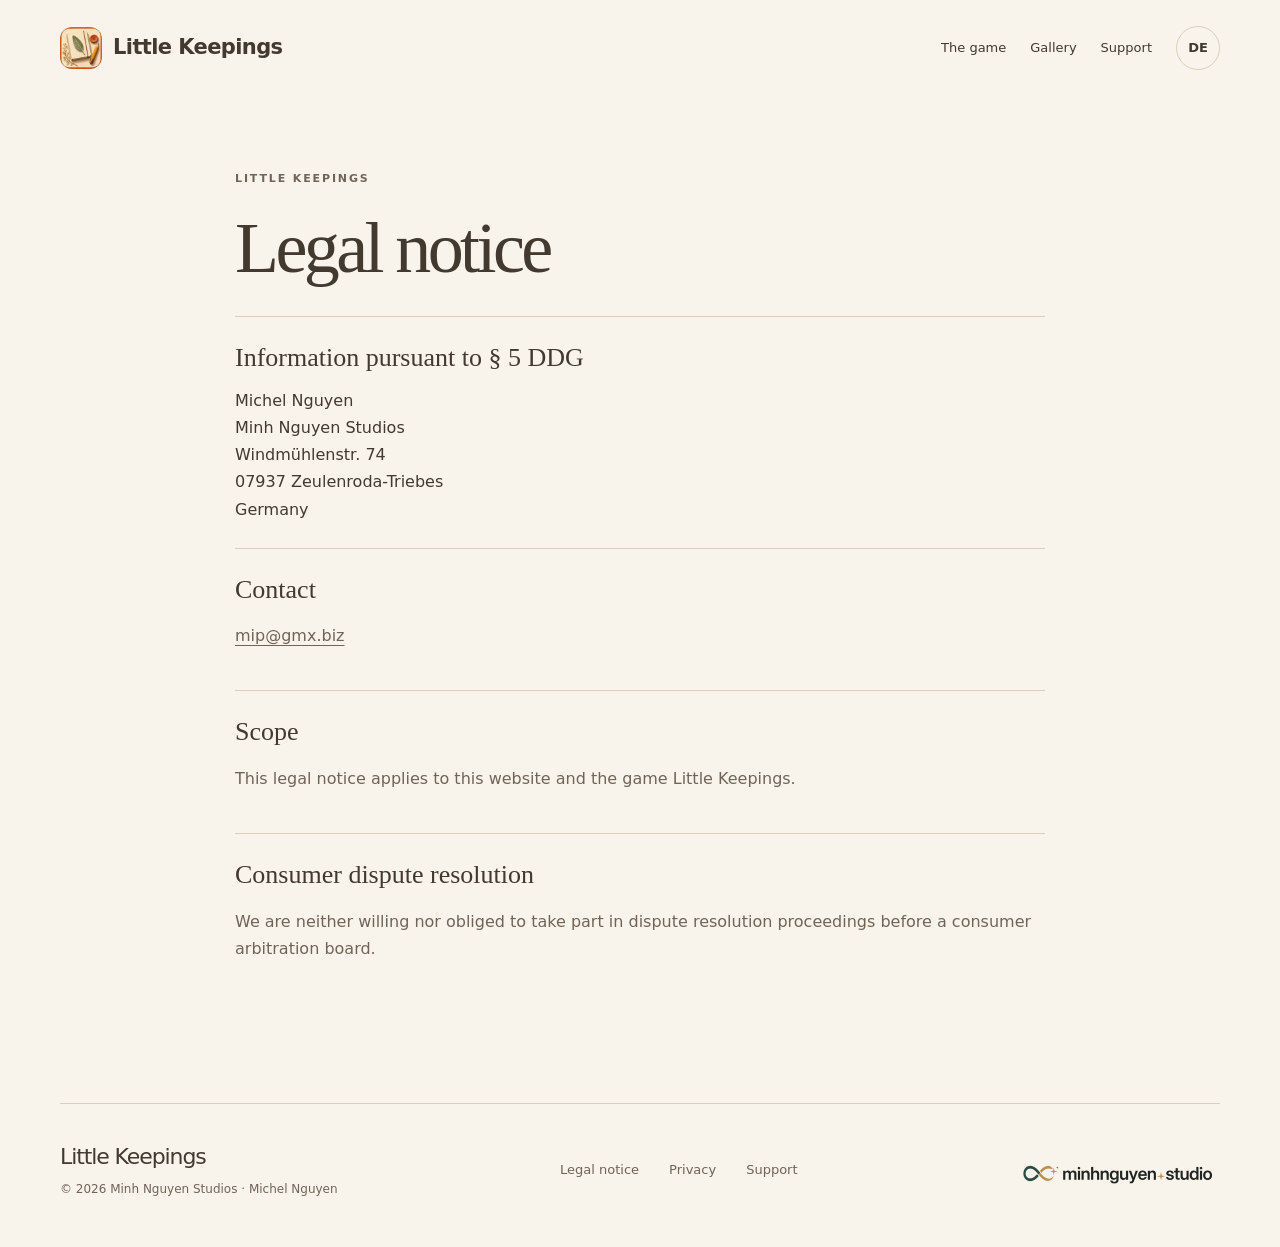
<file: impressum.html>
<!doctype html><html lang="en"><head><meta charset="utf-8"><meta name="viewport" content="width=device-width,initial-scale=1"><title>Legal notice — Little Keepings</title><meta name="description" content="Legal notice for Little Keepings."><meta name="theme-color" content="#f8f4eb"><link rel="canonical" href="https://minh.systems/LittleKeepings/impressum.html"><link rel="alternate" hreflang="en" href="https://minh.systems/LittleKeepings/impressum.html"><link rel="alternate" hreflang="de" href="https://minh.systems/LittleKeepings/de/impressum.html"><link rel="alternate" hreflang="x-default" href="https://minh.systems/LittleKeepings/impressum.html"><meta property="og:url" content="https://minh.systems/LittleKeepings/impressum.html"><meta property="og:type" content="website"><meta property="og:site_name" content="Little Keepings"><meta property="og:locale" content="en_US"><meta property="og:locale:alternate" content="de_DE"><meta property="og:title" content="Legal notice — Little Keepings"><meta property="og:description" content="Legal notice for Little Keepings."><meta property="og:image" content="https://minh.systems/LittleKeepings/img/capsule.webp"><meta property="og:image:alt" content="Little Keepings"><meta name="twitter:card" content="summary_large_image"><link rel="icon" href="favicon.png"><link rel="stylesheet" href="style.css"></head><body><a class="skip" href="#main">Skip to content</a><header class="nav wrap"><a class="brand" href="./"><img src="img/icon.webp" alt="" width="42" height="42"><span>Little Keepings</span></a><nav aria-label="Navigation"><a href="./#spiel">The game</a><a href="./#einblicke">Gallery</a><a href="support.html">Support</a><a class="lang" href="de/impressum.html" hreflang="de" lang="de" aria-label="Auf Deutsch lesen">DE</a></nav></header><main id="main"><div class="legal wrap"><p class="eyebrow">Little Keepings</p><h1>Legal notice</h1><section><h2>Information pursuant to § 5 DDG</h2><address>Michel Nguyen<br>Minh Nguyen Studios<br>Windmühlenstr. 74<br>07937 Zeulenroda-Triebes<br>Germany</address></section><section><h2>Contact</h2><p><a href="mailto:mip@gmx.biz">mip@gmx.biz</a></p></section><section><h2>Scope</h2><p>This legal notice applies to this website and the game Little Keepings.</p></section><section><h2>Consumer dispute resolution</h2><p>We are neither willing nor obliged to take part in dispute resolution proceedings before a consumer arbitration board.</p></section></div></main><footer class="wrap footer"><div><strong>Little Keepings</strong><p>© 2026 Minh Nguyen Studios · Michel Nguyen</p></div><nav aria-label="Footer"><a href="impressum.html">Legal notice</a><a href="privacy.html">Privacy</a><a href="support.html">Support</a></nav><p style="margin:16px 0 4px"><a href="https://minh.systems/MinhNguyenStudios/" aria-label="Minh Nguyen Studios" style="display:inline-block;line-height:0;border-radius:8px;overflow:hidden;opacity:.92"><picture><img src="img/studio-hell.png" width="200" height="47" alt="Minh Nguyen Studios" loading="lazy" style="width:200px;height:auto"></picture></a></p></footer></body></html>
</file>
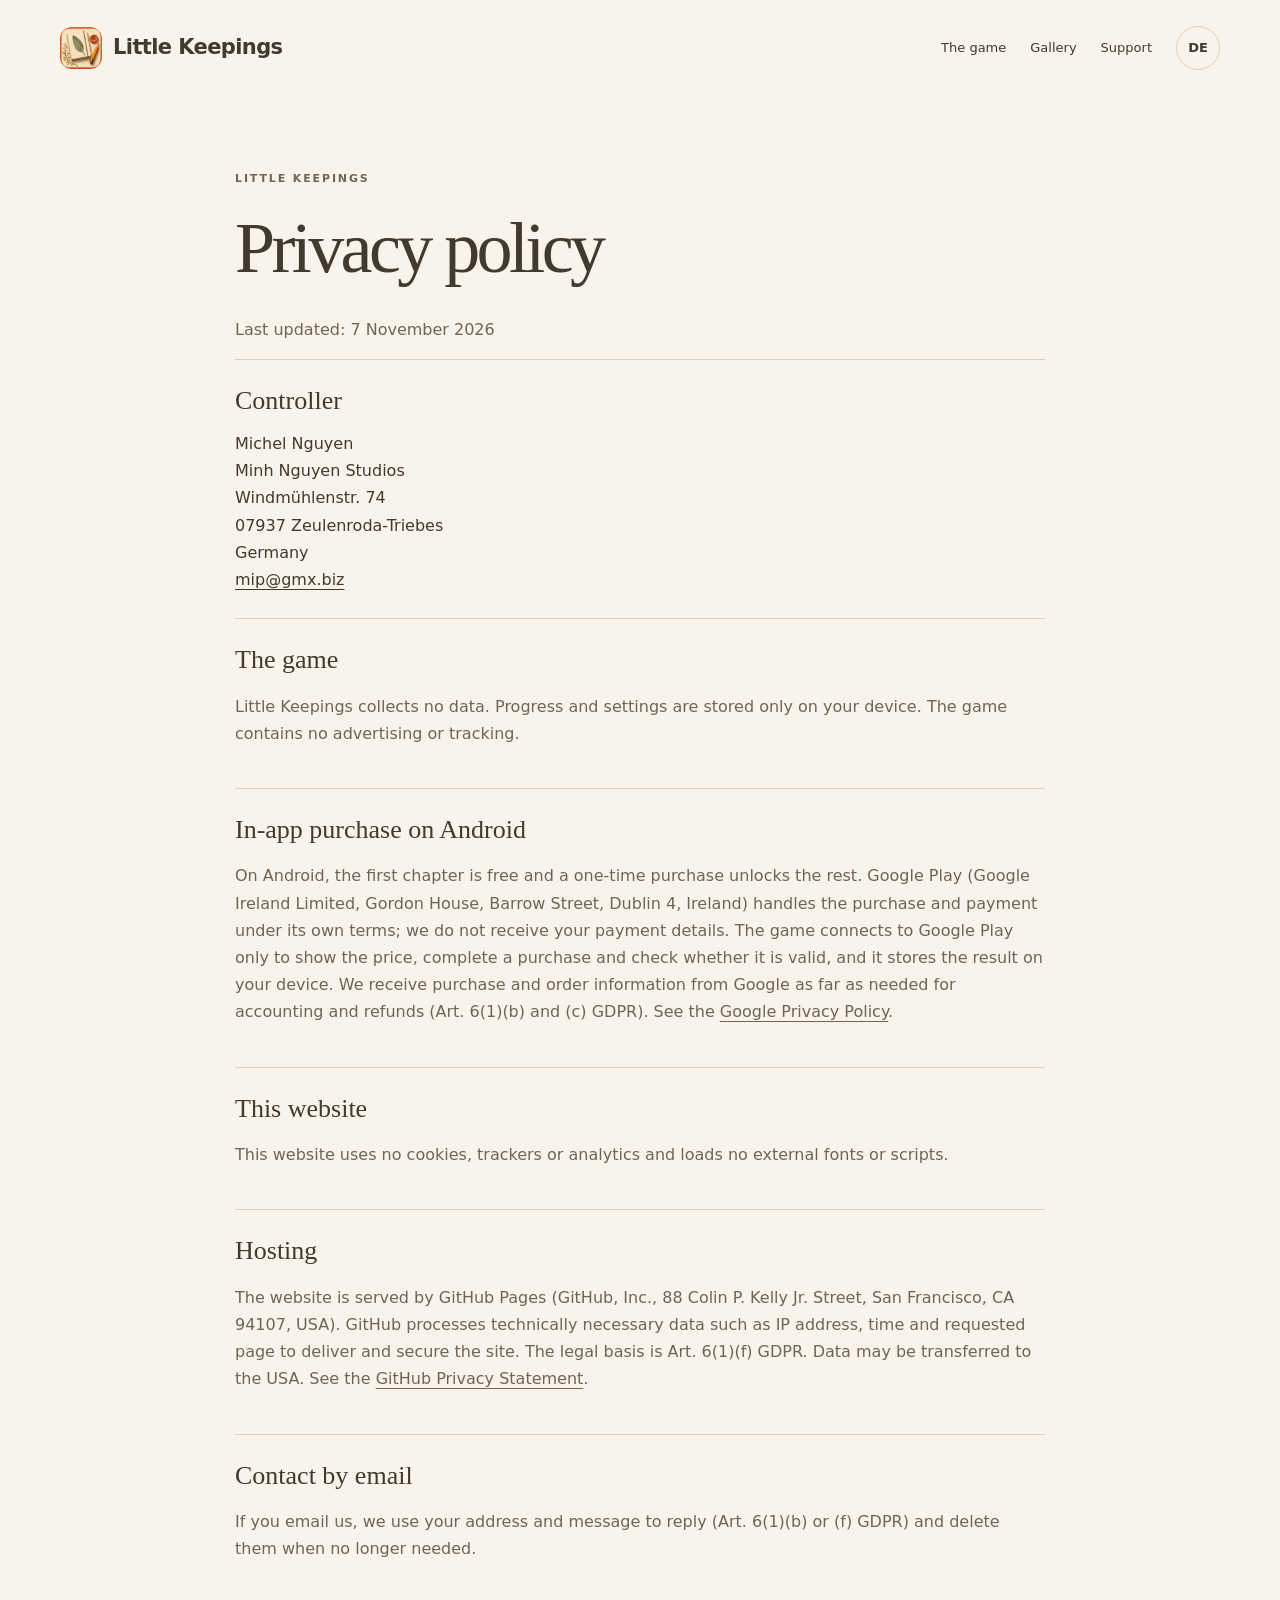
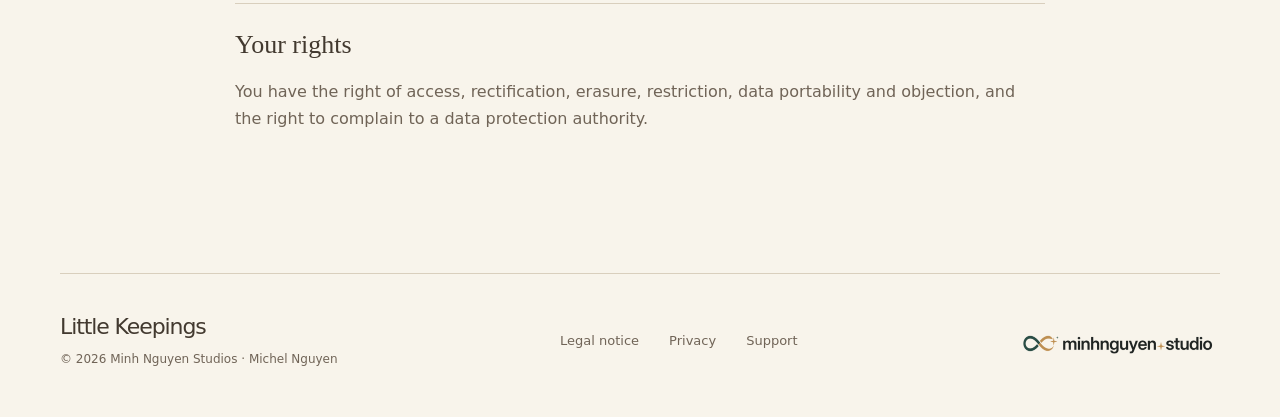
<file: privacy.html>
<!doctype html><html lang="en"><head><meta charset="utf-8"><meta name="viewport" content="width=device-width,initial-scale=1"><title>Privacy policy — Little Keepings</title><meta name="description" content="Privacy policy for Little Keepings and this website."><meta name="theme-color" content="#f8f4eb"><link rel="canonical" href="https://minh.systems/LittleKeepings/privacy.html"><link rel="alternate" hreflang="en" href="https://minh.systems/LittleKeepings/privacy.html"><link rel="alternate" hreflang="de" href="https://minh.systems/LittleKeepings/de/privacy.html"><link rel="alternate" hreflang="x-default" href="https://minh.systems/LittleKeepings/privacy.html"><meta property="og:url" content="https://minh.systems/LittleKeepings/privacy.html"><meta property="og:type" content="website"><meta property="og:site_name" content="Little Keepings"><meta property="og:locale" content="en_US"><meta property="og:locale:alternate" content="de_DE"><meta property="og:title" content="Privacy policy — Little Keepings"><meta property="og:description" content="Privacy policy for Little Keepings and this website."><meta property="og:image" content="https://minh.systems/LittleKeepings/img/capsule.webp"><meta property="og:image:alt" content="Little Keepings"><meta name="twitter:card" content="summary_large_image"><link rel="icon" href="favicon.png"><link rel="stylesheet" href="style.css"></head><body><a class="skip" href="#main">Skip to content</a><header class="nav wrap"><a class="brand" href="./"><img src="img/icon.webp" alt="" width="42" height="42"><span>Little Keepings</span></a><nav aria-label="Navigation"><a href="./#spiel">The game</a><a href="./#einblicke">Gallery</a><a href="support.html">Support</a><a class="lang" href="de/privacy.html" hreflang="de" lang="de" aria-label="Auf Deutsch lesen">DE</a></nav></header><main id="main"><div class="legal wrap"><p class="eyebrow">Little Keepings</p><h1>Privacy policy</h1><p>Last updated: 7 November 2026</p><section><h2>Controller</h2><address>Michel Nguyen<br>Minh Nguyen Studios<br>Windmühlenstr. 74<br>07937 Zeulenroda-Triebes<br>Germany<br><a href="mailto:mip@gmx.biz">mip@gmx.biz</a></address></section><section><h2>The game</h2><p>Little Keepings collects no data. Progress and settings are stored only on your device. The game contains no advertising or tracking.</p></section><section><h2>In-app purchase on Android</h2><p>On Android, the first chapter is free and a one-time purchase unlocks the rest. Google Play (Google Ireland Limited, Gordon House, Barrow Street, Dublin 4, Ireland) handles the purchase and payment under its own terms; we do not receive your payment details. The game connects to Google Play only to show the price, complete a purchase and check whether it is valid, and it stores the result on your device. We receive purchase and order information from Google as far as needed for accounting and refunds (Art. 6(1)(b) and (c) GDPR). See the <a href="https://policies.google.com/privacy">Google Privacy Policy</a>.</p></section><section><h2>This website</h2><p>This website uses no cookies, trackers or analytics and loads no external fonts or scripts.</p></section><section><h2>Hosting</h2><p>The website is served by GitHub Pages (GitHub, Inc., 88 Colin P. Kelly Jr. Street, San Francisco, CA 94107, USA). GitHub processes technically necessary data such as IP address, time and requested page to deliver and secure the site. The legal basis is Art. 6(1)(f) GDPR. Data may be transferred to the USA. See the <a href="https://docs.github.com/en/site-policy/privacy-policies/github-general-privacy-statement">GitHub Privacy Statement</a>.</p></section><section><h2>Contact by email</h2><p>If you email us, we use your address and message to reply (Art. 6(1)(b) or (f) GDPR) and delete them when no longer needed.</p></section><section><h2>Your rights</h2><p>You have the right of access, rectification, erasure, restriction, data portability and objection, and the right to complain to a data protection authority.</p></section></div></main><footer class="wrap footer"><div><strong>Little Keepings</strong><p>© 2026 Minh Nguyen Studios · Michel Nguyen</p></div><nav aria-label="Footer"><a href="impressum.html">Legal notice</a><a href="privacy.html">Privacy</a><a href="support.html">Support</a></nav><p style="margin:16px 0 4px"><a href="https://minh.systems/MinhNguyenStudios/" aria-label="Minh Nguyen Studios" style="display:inline-block;line-height:0;border-radius:8px;overflow:hidden;opacity:.92"><picture><img src="img/studio-hell.png" width="200" height="47" alt="Minh Nguyen Studios" loading="lazy" style="width:200px;height:auto"></picture></a></p></footer></body></html>
</file>
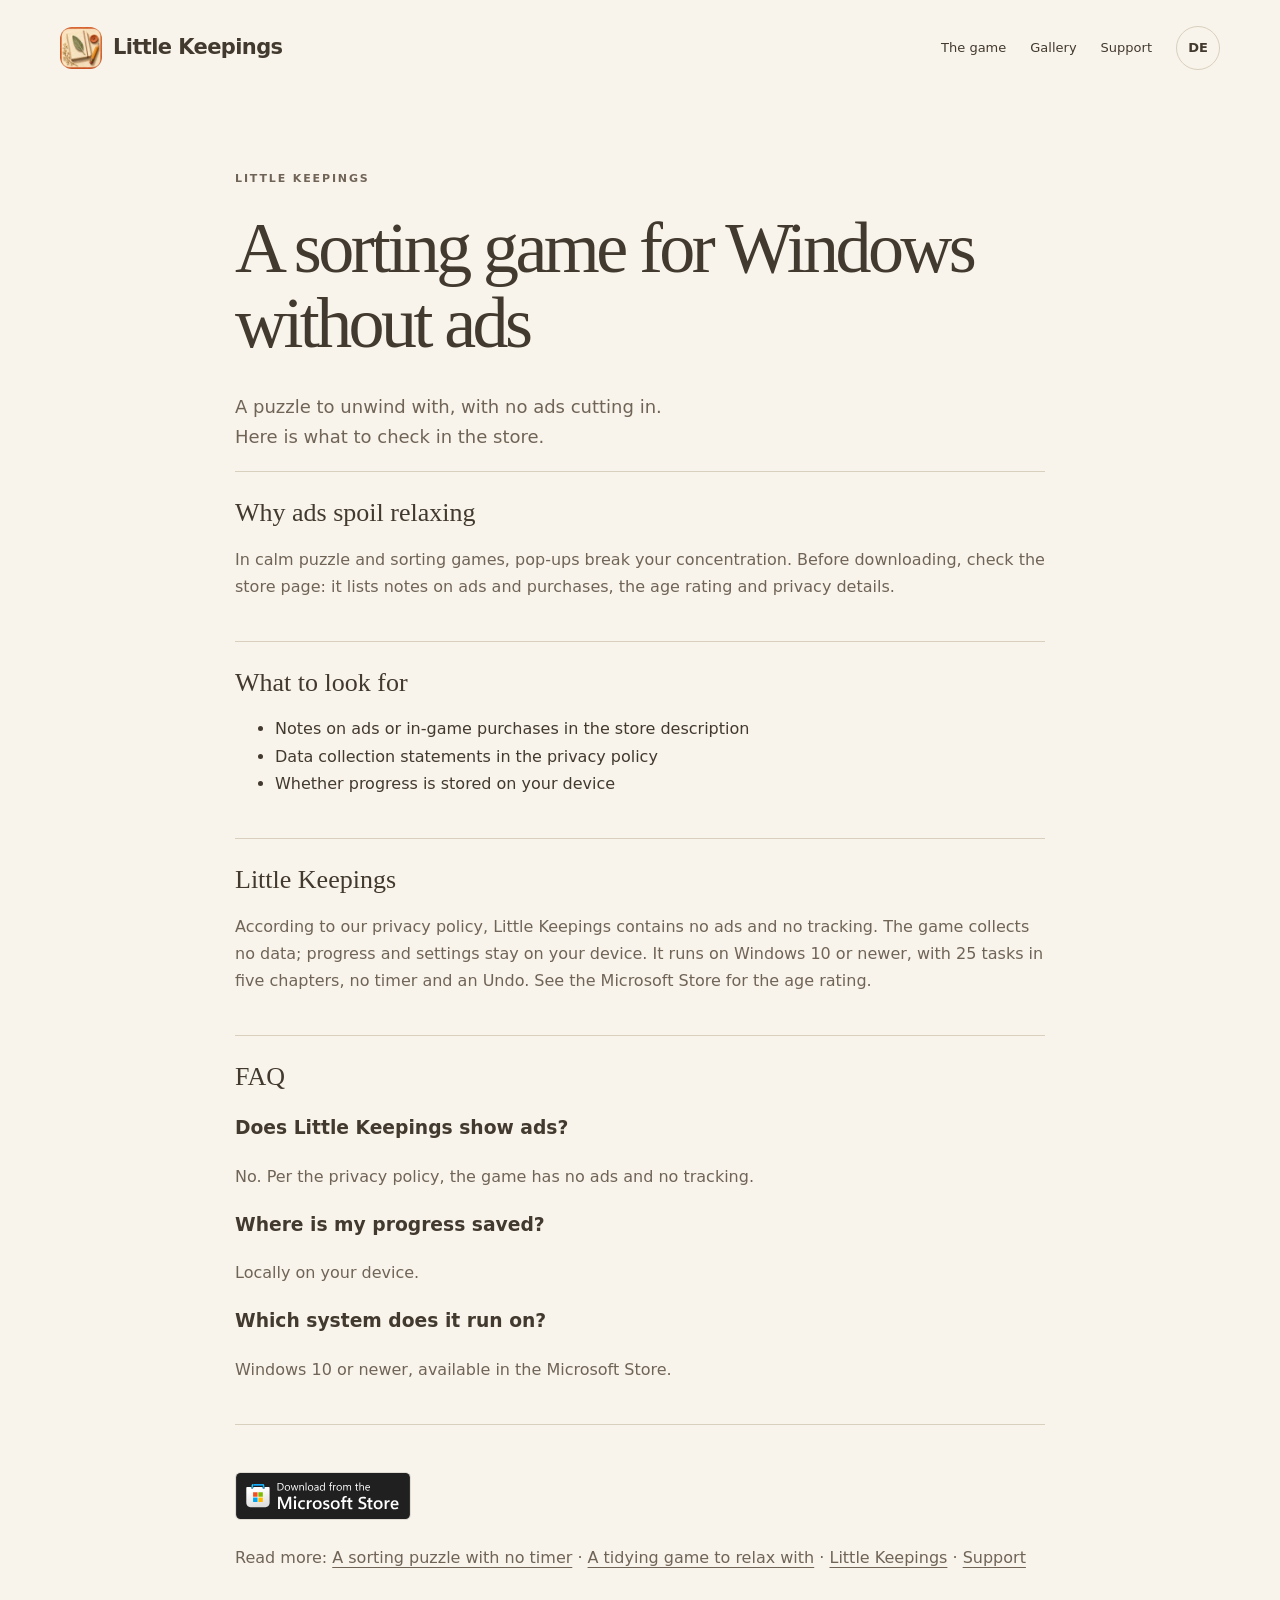
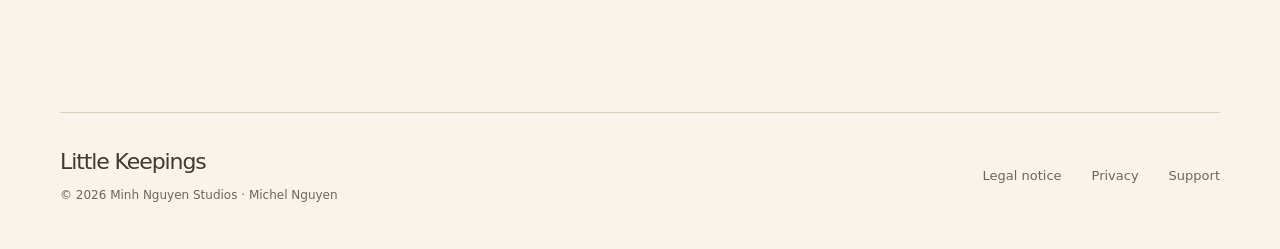
<file: sorting-game-windows-no-ads.html>
<!doctype html><html lang="en"><head><meta charset="utf-8"><meta name="viewport" content="width=device-width,initial-scale=1"><title>Sorting Game for Windows Without Ads · Little Keepings</title><meta name="description" content="A calm sorting game for Windows with no ads and no tracking: what to check on Microsoft Store listings, and what Little Keepings offers."><meta name="theme-color" content="#f8f4eb"><link rel="canonical" href="https://minh.systems/LittleKeepings/sorting-game-windows-no-ads.html"><link rel="alternate" hreflang="de" href="https://minh.systems/LittleKeepings/de/sortierspiel-windows-ohne-werbung.html"><link rel="alternate" hreflang="en" href="https://minh.systems/LittleKeepings/sorting-game-windows-no-ads.html"><link rel="alternate" hreflang="x-default" href="https://minh.systems/LittleKeepings/sorting-game-windows-no-ads.html"><meta property="og:url" content="https://minh.systems/LittleKeepings/sorting-game-windows-no-ads.html"><meta property="og:type" content="website"><meta property="og:site_name" content="Little Keepings"><meta property="og:locale" content="en_US"><meta property="og:locale:alternate" content="de_DE"><meta property="og:title" content="Sorting Game for Windows Without Ads · Little Keepings"><meta property="og:description" content="A calm sorting game for Windows with no ads and no tracking: what to check on Microsoft Store listings, and what Little Keepings offers."><meta property="og:image" content="https://minh.systems/LittleKeepings/img/capsule.webp"><meta property="og:image:alt" content="Little Keepings"><meta name="twitter:card" content="summary_large_image"><meta name="twitter:title" content="Sorting Game for Windows Without Ads · Little Keepings"><meta name="twitter:description" content="A calm sorting game for Windows with no ads and no tracking: what to check on Microsoft Store listings, and what Little Keepings offers."><meta name="twitter:image" content="https://minh.systems/LittleKeepings/img/capsule.webp"><link rel="icon" href="favicon.png"><link rel="stylesheet" href="style.css"><script type="application/ld+json">{"@context": "https://schema.org", "@type": "FAQPage", "mainEntity": [{"@type": "Question", "name": "Does Little Keepings show ads?", "acceptedAnswer": {"@type": "Answer", "text": "No. Per the privacy policy, the game has no ads and no tracking."}}, {"@type": "Question", "name": "Where is my progress saved?", "acceptedAnswer": {"@type": "Answer", "text": "Locally on your device."}}, {"@type": "Question", "name": "Which system does it run on?", "acceptedAnswer": {"@type": "Answer", "text": "Windows 10 or newer, available in the Microsoft Store."}}]}</script></head><body><a class="skip" href="#main">Skip to content</a><header class="nav wrap"><a class="brand" href="./"><img src="img/icon-small.webp" alt="" width="42" height="42"><span>Little Keepings</span></a><nav aria-label="Navigation"><a href="./#spiel">The game</a><a href="./#einblicke">Gallery</a><a href="support.html">Support</a><a class="lang" href="de/sortierspiel-windows-ohne-werbung.html" hreflang="de" lang="de" aria-label="Auf Deutsch lesen">DE</a></nav></header><main id="main"><div class="legal wrap"><p class="eyebrow">Little Keepings</p><h1>A sorting game for Windows without ads</h1><p class="lead">A puzzle to unwind with, with no ads cutting in. Here is what to check in the store.</p><section><h2>Why ads spoil relaxing</h2><p>In calm puzzle and sorting games, pop-ups break your concentration. Before downloading, check the store page: it lists notes on ads and purchases, the age rating and privacy details.</p></section><section><h2>What to look for</h2><ul><li>Notes on ads or in-game purchases in the store description</li><li>Data collection statements in the privacy policy</li><li>Whether progress is stored on your device</li></ul></section><section><h2>Little Keepings</h2><p>According to our privacy policy, Little Keepings contains no ads and no tracking. The game collects no data; progress and settings stay on your device. It runs on Windows 10 or newer, with 25 tasks in five chapters, no timer and an Undo. See the Microsoft Store for the age rating.</p></section><section><h2>FAQ</h2><h3>Does Little Keepings show ads?</h3><p>No. Per the privacy policy, the game has no ads and no tracking.</p><h3>Where is my progress saved?</h3><p>Locally on your device.</p><h3>Which system does it run on?</h3><p>Windows 10 or newer, available in the Microsoft Store.</p></section><section><p class="store"><a class="store-badge" href="https://apps.microsoft.com/detail/9N1WQT29BF8W?hl=en-us&amp;gl=US&amp;cid=website" target="_blank" rel="noopener"><img src="img/ms-store-en.svg" alt="Get it from Microsoft Store" width="161" height="44"></a></p><p>Read more: <a href="sorting-puzzle-no-timer.html">A sorting puzzle with no timer</a> · <a href="tidying-game-to-relax.html">A tidying game to relax with</a> · <a href="./">Little Keepings</a> · <a href="support.html">Support</a></p></section></div></main><footer class="wrap footer"><div><strong>Little Keepings</strong><p>© 2026 Minh Nguyen Studios · Michel Nguyen</p></div><nav aria-label="Footer"><a href="impressum.html">Legal notice</a><a href="privacy.html">Privacy</a><a href="support.html">Support</a></nav></footer></body></html>
</file>
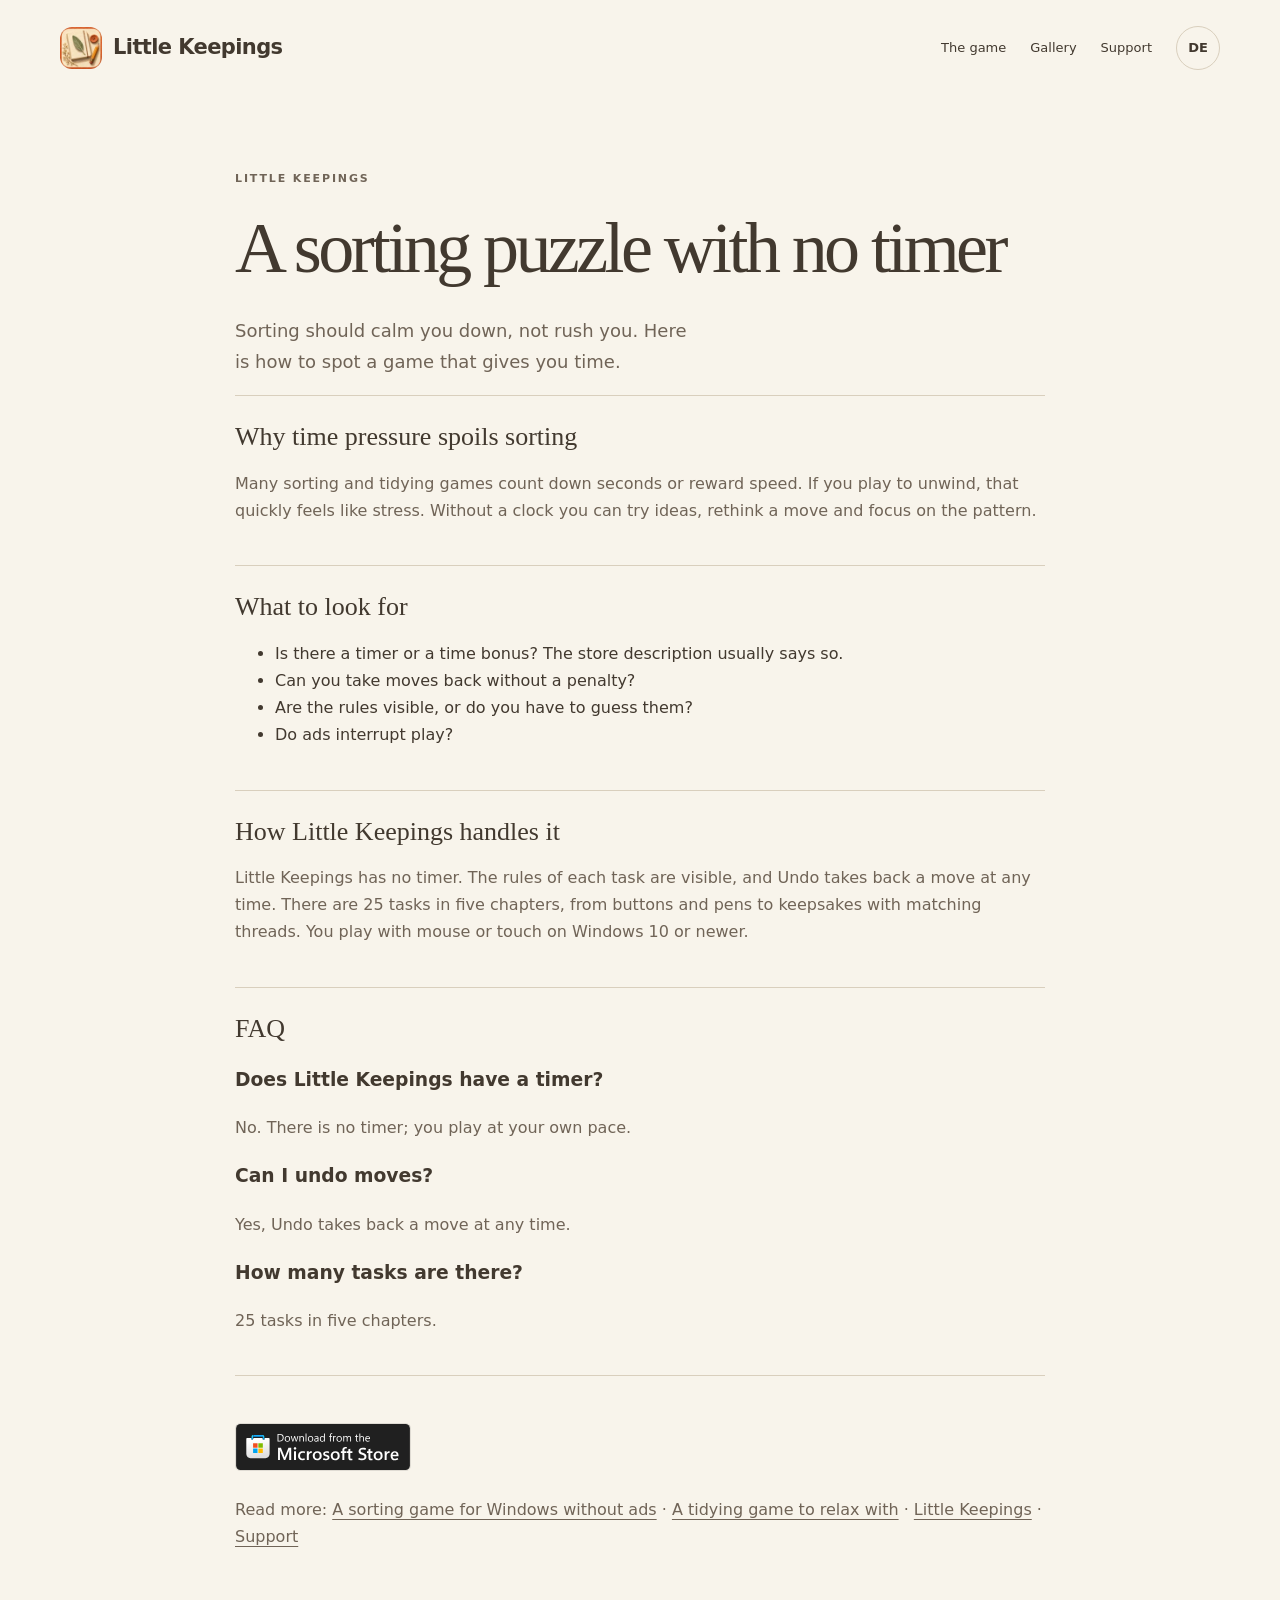
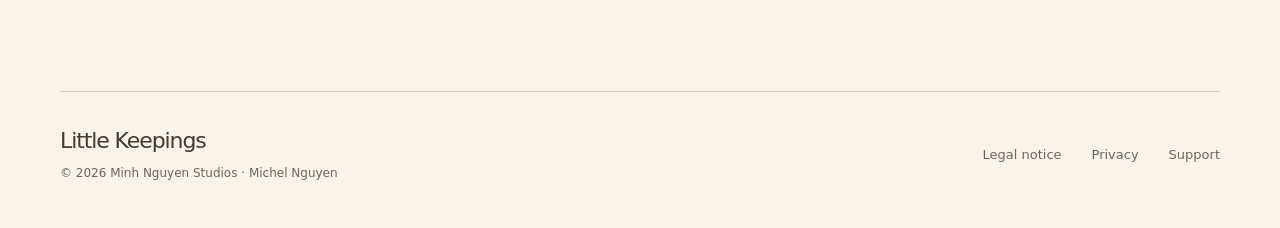
<file: sorting-puzzle-no-timer.html>
<!doctype html><html lang="en"><head><meta charset="utf-8"><meta name="viewport" content="width=device-width,initial-scale=1"><title>Sorting Puzzle With No Timer for Windows · Little Keepings</title><meta name="description" content="A sorting puzzle with no timer for Windows: why time pressure gets in the way of tidying games, what to look for, and how Little Keepings works without a clock."><meta name="theme-color" content="#f8f4eb"><link rel="canonical" href="https://minh.systems/LittleKeepings/sorting-puzzle-no-timer.html"><link rel="alternate" hreflang="de" href="https://minh.systems/LittleKeepings/de/sortierspiel-ohne-zeitdruck.html"><link rel="alternate" hreflang="en" href="https://minh.systems/LittleKeepings/sorting-puzzle-no-timer.html"><link rel="alternate" hreflang="x-default" href="https://minh.systems/LittleKeepings/sorting-puzzle-no-timer.html"><meta property="og:url" content="https://minh.systems/LittleKeepings/sorting-puzzle-no-timer.html"><meta property="og:type" content="website"><meta property="og:site_name" content="Little Keepings"><meta property="og:locale" content="en_US"><meta property="og:locale:alternate" content="de_DE"><meta property="og:title" content="Sorting Puzzle With No Timer for Windows · Little Keepings"><meta property="og:description" content="A sorting puzzle with no timer for Windows: why time pressure gets in the way of tidying games, what to look for, and how Little Keepings works without a clock."><meta property="og:image" content="https://minh.systems/LittleKeepings/img/capsule.webp"><meta property="og:image:alt" content="Little Keepings"><meta name="twitter:card" content="summary_large_image"><meta name="twitter:title" content="Sorting Puzzle With No Timer for Windows · Little Keepings"><meta name="twitter:description" content="A sorting puzzle with no timer for Windows: why time pressure gets in the way of tidying games, what to look for, and how Little Keepings works without a clock."><meta name="twitter:image" content="https://minh.systems/LittleKeepings/img/capsule.webp"><link rel="icon" href="favicon.png"><link rel="stylesheet" href="style.css"><script type="application/ld+json">{"@context": "https://schema.org", "@type": "FAQPage", "mainEntity": [{"@type": "Question", "name": "Does Little Keepings have a timer?", "acceptedAnswer": {"@type": "Answer", "text": "No. There is no timer; you play at your own pace."}}, {"@type": "Question", "name": "Can I undo moves?", "acceptedAnswer": {"@type": "Answer", "text": "Yes, Undo takes back a move at any time."}}, {"@type": "Question", "name": "How many tasks are there?", "acceptedAnswer": {"@type": "Answer", "text": "25 tasks in five chapters."}}]}</script></head><body><a class="skip" href="#main">Skip to content</a><header class="nav wrap"><a class="brand" href="./"><img src="img/icon-small.webp" alt="" width="42" height="42"><span>Little Keepings</span></a><nav aria-label="Navigation"><a href="./#spiel">The game</a><a href="./#einblicke">Gallery</a><a href="support.html">Support</a><a class="lang" href="de/sortierspiel-ohne-zeitdruck.html" hreflang="de" lang="de" aria-label="Auf Deutsch lesen">DE</a></nav></header><main id="main"><div class="legal wrap"><p class="eyebrow">Little Keepings</p><h1>A sorting puzzle with no timer</h1><p class="lead">Sorting should calm you down, not rush you. Here is how to spot a game that gives you time.</p><section><h2>Why time pressure spoils sorting</h2><p>Many sorting and tidying games count down seconds or reward speed. If you play to unwind, that quickly feels like stress. Without a clock you can try ideas, rethink a move and focus on the pattern.</p></section><section><h2>What to look for</h2><ul><li>Is there a timer or a time bonus? The store description usually says so.</li><li>Can you take moves back without a penalty?</li><li>Are the rules visible, or do you have to guess them?</li><li>Do ads interrupt play?</li></ul></section><section><h2>How Little Keepings handles it</h2><p>Little Keepings has no timer. The rules of each task are visible, and Undo takes back a move at any time. There are 25 tasks in five chapters, from buttons and pens to keepsakes with matching threads. You play with mouse or touch on Windows 10 or newer.</p></section><section><h2>FAQ</h2><h3>Does Little Keepings have a timer?</h3><p>No. There is no timer; you play at your own pace.</p><h3>Can I undo moves?</h3><p>Yes, Undo takes back a move at any time.</p><h3>How many tasks are there?</h3><p>25 tasks in five chapters.</p></section><section><p class="store"><a class="store-badge" href="https://apps.microsoft.com/detail/9N1WQT29BF8W?hl=en-us&amp;gl=US&amp;cid=website" target="_blank" rel="noopener"><img src="img/ms-store-en.svg" alt="Get it from Microsoft Store" width="161" height="44"></a></p><p>Read more: <a href="sorting-game-windows-no-ads.html">A sorting game for Windows without ads</a> · <a href="tidying-game-to-relax.html">A tidying game to relax with</a> · <a href="./">Little Keepings</a> · <a href="support.html">Support</a></p></section></div></main><footer class="wrap footer"><div><strong>Little Keepings</strong><p>© 2026 Minh Nguyen Studios · Michel Nguyen</p></div><nav aria-label="Footer"><a href="impressum.html">Legal notice</a><a href="privacy.html">Privacy</a><a href="support.html">Support</a></nav></footer></body></html>
</file>
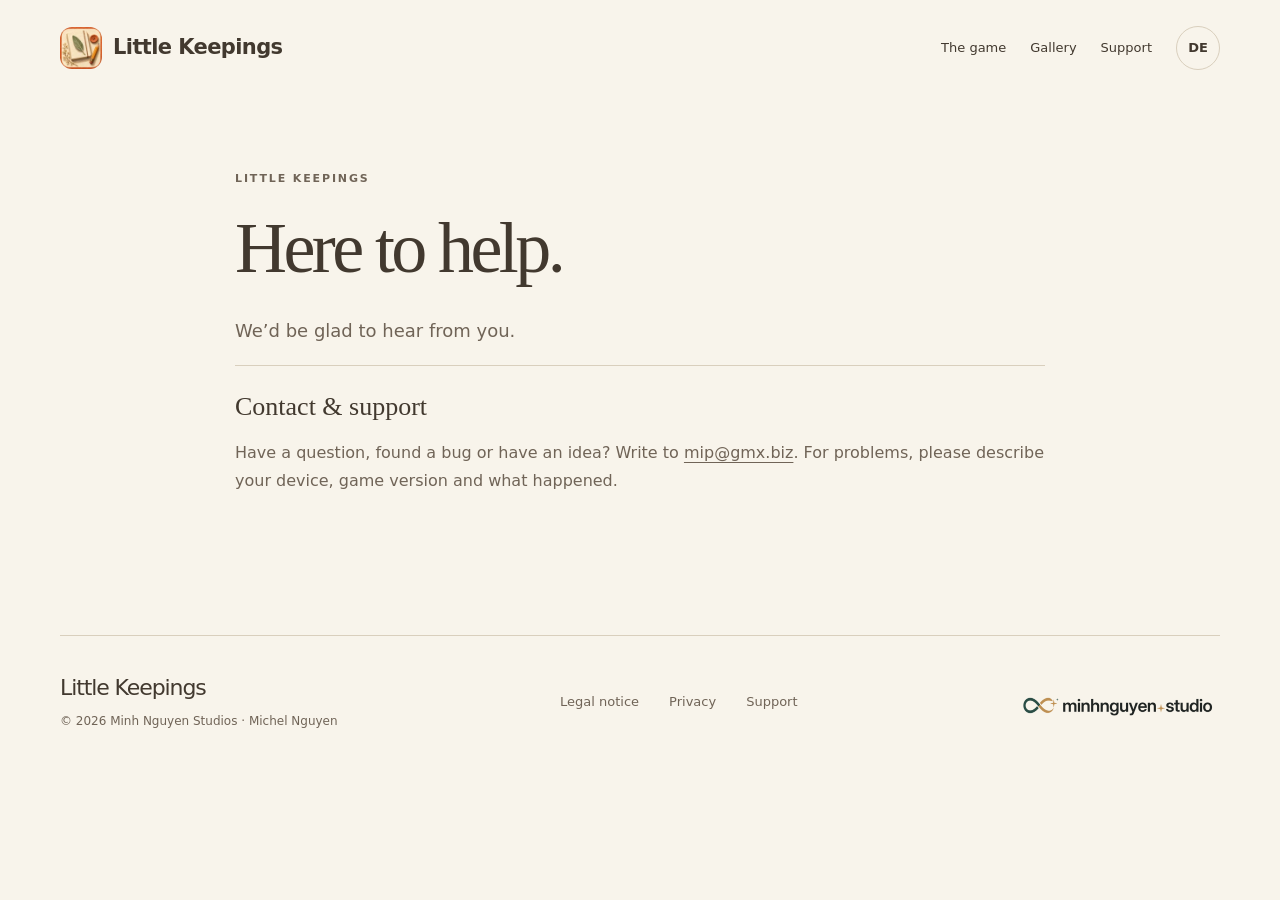
<file: support.html>
<!doctype html><html lang="en"><head><meta charset="utf-8"><meta name="viewport" content="width=device-width,initial-scale=1"><title>Support — Little Keepings</title><meta name="description" content="Help and contact for Little Keepings."><meta name="theme-color" content="#f8f4eb"><link rel="canonical" href="https://minh.systems/LittleKeepings/support.html"><link rel="alternate" hreflang="en" href="https://minh.systems/LittleKeepings/support.html"><link rel="alternate" hreflang="de" href="https://minh.systems/LittleKeepings/de/support.html"><link rel="alternate" hreflang="x-default" href="https://minh.systems/LittleKeepings/support.html"><meta property="og:url" content="https://minh.systems/LittleKeepings/support.html"><meta property="og:type" content="website"><meta property="og:site_name" content="Little Keepings"><meta property="og:locale" content="en_US"><meta property="og:locale:alternate" content="de_DE"><meta property="og:title" content="Support — Little Keepings"><meta property="og:description" content="Help and contact for Little Keepings."><meta property="og:image" content="https://minh.systems/LittleKeepings/img/capsule.webp"><meta property="og:image:alt" content="Little Keepings"><meta name="twitter:card" content="summary_large_image"><link rel="icon" href="favicon.png"><link rel="stylesheet" href="style.css"></head><body><a class="skip" href="#main">Skip to content</a><header class="nav wrap"><a class="brand" href="./"><img src="img/icon-small.webp" alt="" width="42" height="42"><span>Little Keepings</span></a><nav aria-label="Navigation"><a href="./#spiel">The game</a><a href="./#einblicke">Gallery</a><a href="support.html">Support</a><a class="lang" href="de/support.html" hreflang="de" lang="de" aria-label="Auf Deutsch lesen">DE</a></nav></header><main id="main"><div class="legal wrap"><p class="eyebrow">Little Keepings</p><h1>Here to help.</h1><p class="lead">We’d be glad to hear from you.</p><section><h2>Contact & support</h2><p>Have a question, found a bug or have an idea? Write to <a href="mailto:mip@gmx.biz?subject=Little%20Keepings%20Support">mip@gmx.biz</a>. For problems, please describe your device, game version and what happened.</p></section></div></main><footer class="wrap footer"><div><strong>Little Keepings</strong><p>© 2026 Minh Nguyen Studios · Michel Nguyen</p></div><nav aria-label="Footer"><a href="impressum.html">Legal notice</a><a href="privacy.html">Privacy</a><a href="support.html">Support</a></nav><p style="margin:16px 0 4px"><a href="https://minh.systems/MinhNguyenStudios/" aria-label="Minh Nguyen Studios" style="display:inline-block;line-height:0;border-radius:8px;overflow:hidden;opacity:.92"><picture><img src="img/studio-hell.png" width="200" height="47" alt="Minh Nguyen Studios" loading="lazy" style="width:200px;height:auto"></picture></a></p></footer></body></html>
</file>
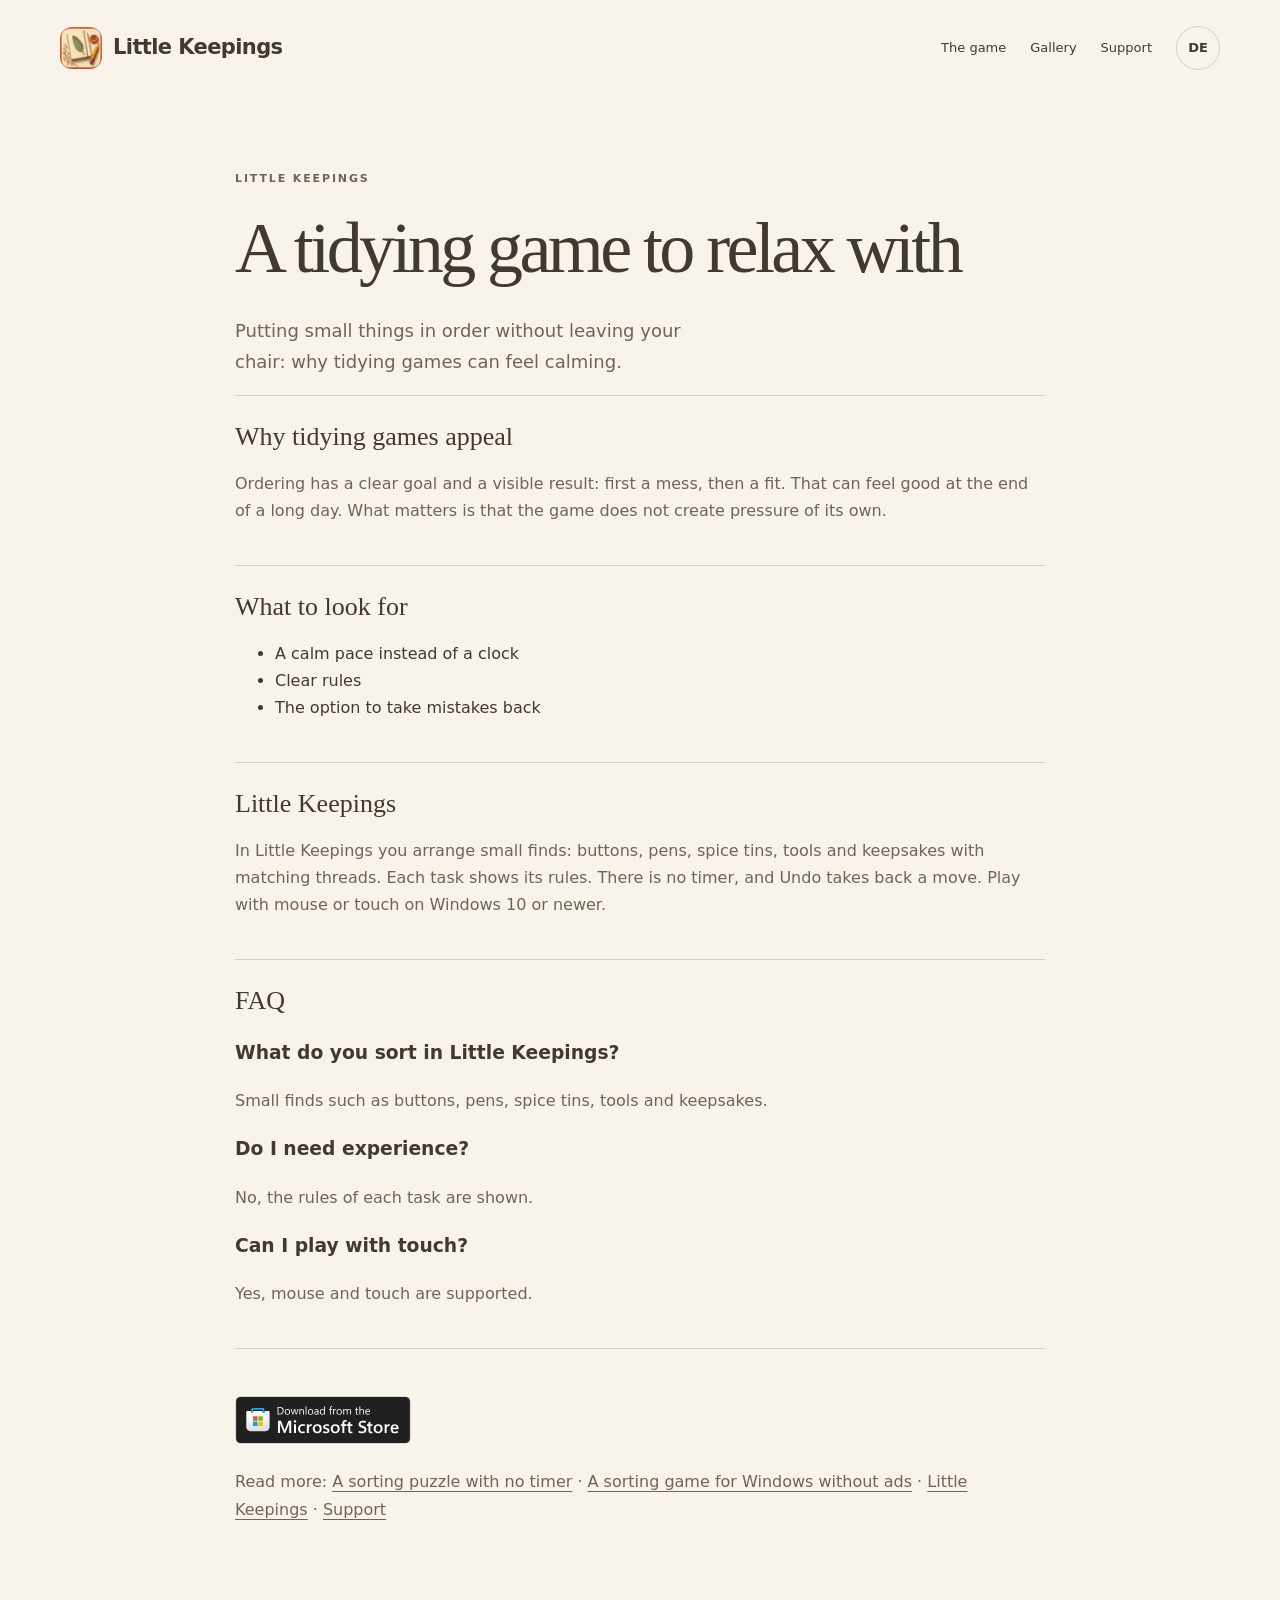
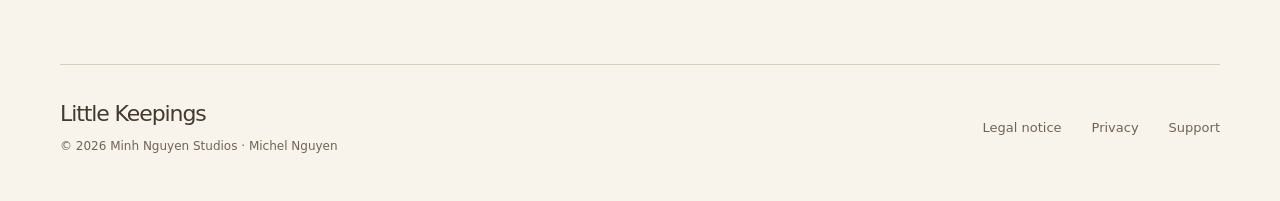
<file: tidying-game-to-relax.html>
<!doctype html><html lang="en"><head><meta charset="utf-8"><meta name="viewport" content="width=device-width,initial-scale=1"><title>A Tidying Game to Relax With on PC · Little Keepings</title><meta name="description" content="Tidying games for relaxing on a Windows PC: why they can feel calming, what to look for, and how Little Keepings lets you arrange small things."><meta name="theme-color" content="#f8f4eb"><link rel="canonical" href="https://minh.systems/LittleKeepings/tidying-game-to-relax.html"><link rel="alternate" hreflang="de" href="https://minh.systems/LittleKeepings/de/aufraeumspiel-zum-entspannen.html"><link rel="alternate" hreflang="en" href="https://minh.systems/LittleKeepings/tidying-game-to-relax.html"><link rel="alternate" hreflang="x-default" href="https://minh.systems/LittleKeepings/tidying-game-to-relax.html"><meta property="og:url" content="https://minh.systems/LittleKeepings/tidying-game-to-relax.html"><meta property="og:type" content="website"><meta property="og:site_name" content="Little Keepings"><meta property="og:locale" content="en_US"><meta property="og:locale:alternate" content="de_DE"><meta property="og:title" content="A Tidying Game to Relax With on PC · Little Keepings"><meta property="og:description" content="Tidying games for relaxing on a Windows PC: why they can feel calming, what to look for, and how Little Keepings lets you arrange small things."><meta property="og:image" content="https://minh.systems/LittleKeepings/img/capsule.webp"><meta property="og:image:alt" content="Little Keepings"><meta name="twitter:card" content="summary_large_image"><meta name="twitter:title" content="A Tidying Game to Relax With on PC · Little Keepings"><meta name="twitter:description" content="Tidying games for relaxing on a Windows PC: why they can feel calming, what to look for, and how Little Keepings lets you arrange small things."><meta name="twitter:image" content="https://minh.systems/LittleKeepings/img/capsule.webp"><link rel="icon" href="favicon.png"><link rel="stylesheet" href="style.css"><script type="application/ld+json">{"@context": "https://schema.org", "@type": "FAQPage", "mainEntity": [{"@type": "Question", "name": "What do you sort in Little Keepings?", "acceptedAnswer": {"@type": "Answer", "text": "Small finds such as buttons, pens, spice tins, tools and keepsakes."}}, {"@type": "Question", "name": "Do I need experience?", "acceptedAnswer": {"@type": "Answer", "text": "No, the rules of each task are shown."}}, {"@type": "Question", "name": "Can I play with touch?", "acceptedAnswer": {"@type": "Answer", "text": "Yes, mouse and touch are supported."}}]}</script></head><body><a class="skip" href="#main">Skip to content</a><header class="nav wrap"><a class="brand" href="./"><img src="img/icon-small.webp" alt="" width="42" height="42"><span>Little Keepings</span></a><nav aria-label="Navigation"><a href="./#spiel">The game</a><a href="./#einblicke">Gallery</a><a href="support.html">Support</a><a class="lang" href="de/aufraeumspiel-zum-entspannen.html" hreflang="de" lang="de" aria-label="Auf Deutsch lesen">DE</a></nav></header><main id="main"><div class="legal wrap"><p class="eyebrow">Little Keepings</p><h1>A tidying game to relax with</h1><p class="lead">Putting small things in order without leaving your chair: why tidying games can feel calming.</p><section><h2>Why tidying games appeal</h2><p>Ordering has a clear goal and a visible result: first a mess, then a fit. That can feel good at the end of a long day. What matters is that the game does not create pressure of its own.</p></section><section><h2>What to look for</h2><ul><li>A calm pace instead of a clock</li><li>Clear rules</li><li>The option to take mistakes back</li></ul></section><section><h2>Little Keepings</h2><p>In Little Keepings you arrange small finds: buttons, pens, spice tins, tools and keepsakes with matching threads. Each task shows its rules. There is no timer, and Undo takes back a move. Play with mouse or touch on Windows 10 or newer.</p></section><section><h2>FAQ</h2><h3>What do you sort in Little Keepings?</h3><p>Small finds such as buttons, pens, spice tins, tools and keepsakes.</p><h3>Do I need experience?</h3><p>No, the rules of each task are shown.</p><h3>Can I play with touch?</h3><p>Yes, mouse and touch are supported.</p></section><section><p class="store"><a class="store-badge" href="https://apps.microsoft.com/detail/9N1WQT29BF8W?hl=en-us&amp;gl=US&amp;cid=website" target="_blank" rel="noopener"><img src="img/ms-store-en.svg" alt="Get it from Microsoft Store" width="161" height="44"></a></p><p>Read more: <a href="sorting-puzzle-no-timer.html">A sorting puzzle with no timer</a> · <a href="sorting-game-windows-no-ads.html">A sorting game for Windows without ads</a> · <a href="./">Little Keepings</a> · <a href="support.html">Support</a></p></section></div></main><footer class="wrap footer"><div><strong>Little Keepings</strong><p>© 2026 Minh Nguyen Studios · Michel Nguyen</p></div><nav aria-label="Footer"><a href="impressum.html">Legal notice</a><a href="privacy.html">Privacy</a><a href="support.html">Support</a></nav></footer></body></html>
</file>
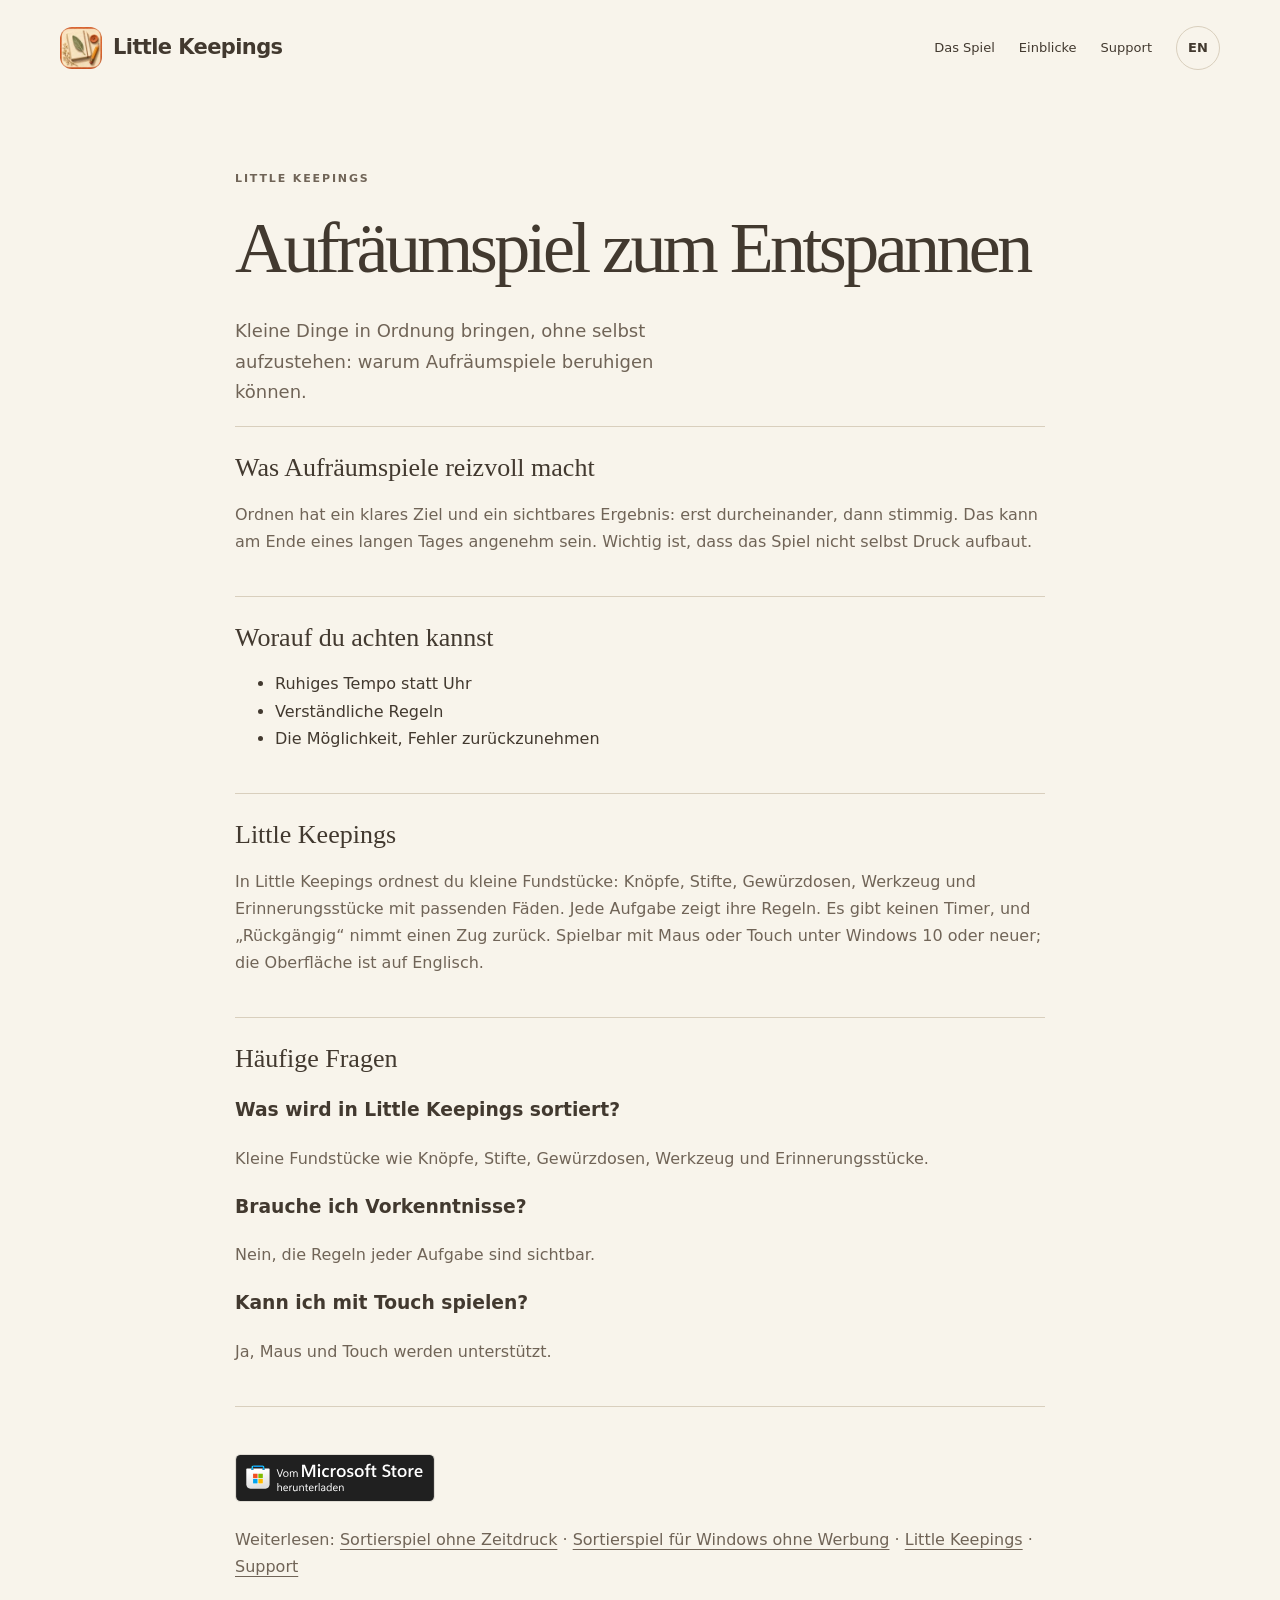
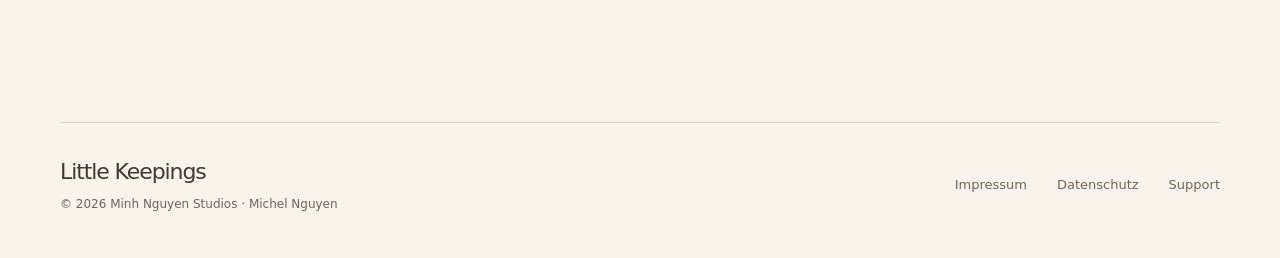
<file: de/aufraeumspiel-zum-entspannen.html>
<!doctype html><html lang="de"><head><meta charset="utf-8"><meta name="viewport" content="width=device-width,initial-scale=1"><title>Aufräumspiel zum Entspannen am PC · Little Keepings</title><meta name="description" content="Aufräumspiele zum Entspannen am Windows-PC: Was sie so beruhigend macht, worauf du achten kannst, und wie Little Keepings kleine Dinge ordnen lässt."><meta name="theme-color" content="#f8f4eb"><link rel="canonical" href="https://minh.systems/LittleKeepings/de/aufraeumspiel-zum-entspannen.html"><link rel="alternate" hreflang="de" href="https://minh.systems/LittleKeepings/de/aufraeumspiel-zum-entspannen.html"><link rel="alternate" hreflang="en" href="https://minh.systems/LittleKeepings/tidying-game-to-relax.html"><link rel="alternate" hreflang="x-default" href="https://minh.systems/LittleKeepings/tidying-game-to-relax.html"><meta property="og:url" content="https://minh.systems/LittleKeepings/de/aufraeumspiel-zum-entspannen.html"><meta property="og:type" content="website"><meta property="og:site_name" content="Little Keepings"><meta property="og:locale" content="de_DE"><meta property="og:locale:alternate" content="en_US"><meta property="og:title" content="Aufräumspiel zum Entspannen am PC · Little Keepings"><meta property="og:description" content="Aufräumspiele zum Entspannen am Windows-PC: Was sie so beruhigend macht, worauf du achten kannst, und wie Little Keepings kleine Dinge ordnen lässt."><meta property="og:image" content="https://minh.systems/LittleKeepings/img/capsule.webp"><meta property="og:image:alt" content="Little Keepings"><meta name="twitter:card" content="summary_large_image"><meta name="twitter:title" content="Aufräumspiel zum Entspannen am PC · Little Keepings"><meta name="twitter:description" content="Aufräumspiele zum Entspannen am Windows-PC: Was sie so beruhigend macht, worauf du achten kannst, und wie Little Keepings kleine Dinge ordnen lässt."><meta name="twitter:image" content="https://minh.systems/LittleKeepings/img/capsule.webp"><link rel="icon" href="../favicon.png"><link rel="stylesheet" href="../style.css"><script type="application/ld+json">{"@context": "https://schema.org", "@type": "FAQPage", "mainEntity": [{"@type": "Question", "name": "Was wird in Little Keepings sortiert?", "acceptedAnswer": {"@type": "Answer", "text": "Kleine Fundstücke wie Knöpfe, Stifte, Gewürzdosen, Werkzeug und Erinnerungsstücke."}}, {"@type": "Question", "name": "Brauche ich Vorkenntnisse?", "acceptedAnswer": {"@type": "Answer", "text": "Nein, die Regeln jeder Aufgabe sind sichtbar."}}, {"@type": "Question", "name": "Kann ich mit Touch spielen?", "acceptedAnswer": {"@type": "Answer", "text": "Ja, Maus und Touch werden unterstützt."}}]}</script></head><body><a class="skip" href="#main">Zum Inhalt</a><header class="nav wrap"><a class="brand" href="./"><img src="../img/icon-small.webp" alt="" width="42" height="42"><span>Little Keepings</span></a><nav aria-label="Navigation"><a href="./#spiel">Das Spiel</a><a href="./#einblicke">Einblicke</a><a href="support.html">Support</a><a class="lang" href="../tidying-game-to-relax.html" hreflang="en" lang="en" aria-label="Read in English">EN</a></nav></header><main id="main"><div class="legal wrap"><p class="eyebrow">Little Keepings</p><h1>Aufräumspiel zum Entspannen</h1><p class="lead">Kleine Dinge in Ordnung bringen, ohne selbst aufzustehen: warum Aufräumspiele beruhigen können.</p><section><h2>Was Aufräumspiele reizvoll macht</h2><p>Ordnen hat ein klares Ziel und ein sichtbares Ergebnis: erst durcheinander, dann stimmig. Das kann am Ende eines langen Tages angenehm sein. Wichtig ist, dass das Spiel nicht selbst Druck aufbaut.</p></section><section><h2>Worauf du achten kannst</h2><ul><li>Ruhiges Tempo statt Uhr</li><li>Verständliche Regeln</li><li>Die Möglichkeit, Fehler zurückzunehmen</li></ul></section><section><h2>Little Keepings</h2><p>In Little Keepings ordnest du kleine Fundstücke: Knöpfe, Stifte, Gewürzdosen, Werkzeug und Erinnerungsstücke mit passenden Fäden. Jede Aufgabe zeigt ihre Regeln. Es gibt keinen Timer, und „Rückgängig“ nimmt einen Zug zurück. Spielbar mit Maus oder Touch unter Windows 10 oder neuer; die Oberfläche ist auf Englisch.</p></section><section><h2>Häufige Fragen</h2><h3>Was wird in Little Keepings sortiert?</h3><p>Kleine Fundstücke wie Knöpfe, Stifte, Gewürzdosen, Werkzeug und Erinnerungsstücke.</p><h3>Brauche ich Vorkenntnisse?</h3><p>Nein, die Regeln jeder Aufgabe sind sichtbar.</p><h3>Kann ich mit Touch spielen?</h3><p>Ja, Maus und Touch werden unterstützt.</p></section><section><p class="store"><a class="store-badge" href="https://apps.microsoft.com/detail/9N1WQT29BF8W?hl=de-de&amp;gl=DE&amp;cid=website" target="_blank" rel="noopener"><img src="../img/ms-store-de.svg" alt="Im Microsoft Store herunterladen" width="161" height="44"></a></p><p>Weiterlesen: <a href="sortierspiel-ohne-zeitdruck.html">Sortierspiel ohne Zeitdruck</a> · <a href="sortierspiel-windows-ohne-werbung.html">Sortierspiel für Windows ohne Werbung</a> · <a href="./">Little Keepings</a> · <a href="support.html">Support</a></p></section></div></main><footer class="wrap footer"><div><strong>Little Keepings</strong><p>© 2026 Minh Nguyen Studios · Michel Nguyen</p></div><nav aria-label="Footer"><a href="impressum.html">Impressum</a><a href="privacy.html">Datenschutz</a><a href="support.html">Support</a></nav></footer></body></html>
</file>
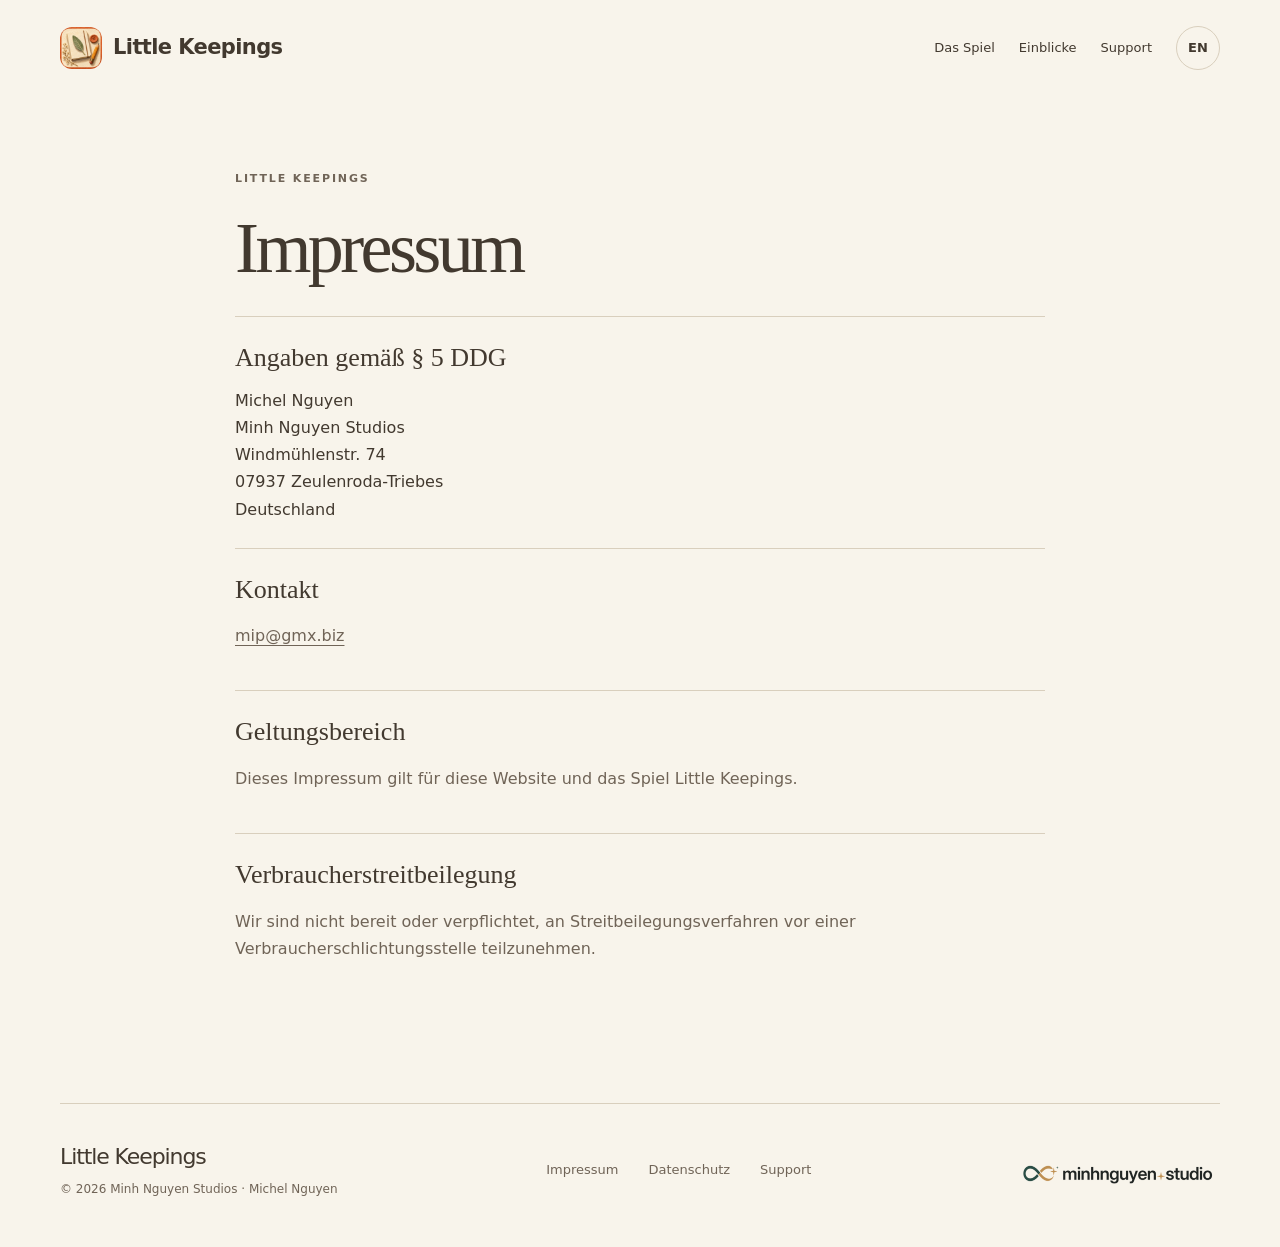
<file: de/impressum.html>
<!doctype html><html lang="de"><head><meta charset="utf-8"><meta name="viewport" content="width=device-width,initial-scale=1"><title>Impressum — Little Keepings</title><meta name="description" content="Impressum für Little Keepings."><meta name="theme-color" content="#f8f4eb"><link rel="canonical" href="https://minh.systems/LittleKeepings/de/impressum.html"><link rel="alternate" hreflang="en" href="https://minh.systems/LittleKeepings/impressum.html"><link rel="alternate" hreflang="de" href="https://minh.systems/LittleKeepings/de/impressum.html"><link rel="alternate" hreflang="x-default" href="https://minh.systems/LittleKeepings/impressum.html"><meta property="og:url" content="https://minh.systems/LittleKeepings/de/impressum.html"><meta property="og:type" content="website"><meta property="og:site_name" content="Little Keepings"><meta property="og:locale" content="de_DE"><meta property="og:locale:alternate" content="en_US"><meta property="og:title" content="Impressum — Little Keepings"><meta property="og:description" content="Impressum für Little Keepings."><meta property="og:image" content="https://minh.systems/LittleKeepings/img/capsule.webp"><meta property="og:image:alt" content="Little Keepings"><meta name="twitter:card" content="summary_large_image"><link rel="icon" href="../favicon.png"><link rel="stylesheet" href="../style.css"></head><body><a class="skip" href="#main">Zum Inhalt</a><header class="nav wrap"><a class="brand" href="./"><img src="../img/icon.webp" alt="" width="42" height="42"><span>Little Keepings</span></a><nav aria-label="Navigation"><a href="./#spiel">Das Spiel</a><a href="./#einblicke">Einblicke</a><a href="support.html">Support</a><a class="lang" href="../impressum.html" hreflang="en" lang="en" aria-label="Read in English">EN</a></nav></header><main id="main"><div class="legal wrap"><p class="eyebrow">Little Keepings</p><h1>Impressum</h1><section><h2>Angaben gemäß § 5 DDG</h2><address>Michel Nguyen<br>Minh Nguyen Studios<br>Windmühlenstr. 74<br>07937 Zeulenroda-Triebes<br>Deutschland</address></section><section><h2>Kontakt</h2><p><a href="mailto:mip@gmx.biz">mip@gmx.biz</a></p></section><section><h2>Geltungsbereich</h2><p>Dieses Impressum gilt für diese Website und das Spiel Little Keepings.</p></section><section><h2>Verbraucherstreitbeilegung</h2><p>Wir sind nicht bereit oder verpflichtet, an Streitbeilegungsverfahren vor einer Verbraucherschlichtungsstelle teilzunehmen.</p></section></div></main><footer class="wrap footer"><div><strong>Little Keepings</strong><p>© 2026 Minh Nguyen Studios · Michel Nguyen</p></div><nav aria-label="Footer"><a href="impressum.html">Impressum</a><a href="privacy.html">Datenschutz</a><a href="support.html">Support</a></nav><p style="margin:16px 0 4px"><a href="https://minh.systems/MinhNguyenStudios/" aria-label="Minh Nguyen Studios" style="display:inline-block;line-height:0;border-radius:8px;overflow:hidden;opacity:.92"><picture><img src="../img/studio-hell.png" width="200" height="47" alt="Minh Nguyen Studios" loading="lazy" style="width:200px;height:auto"></picture></a></p></footer></body></html>
</file>
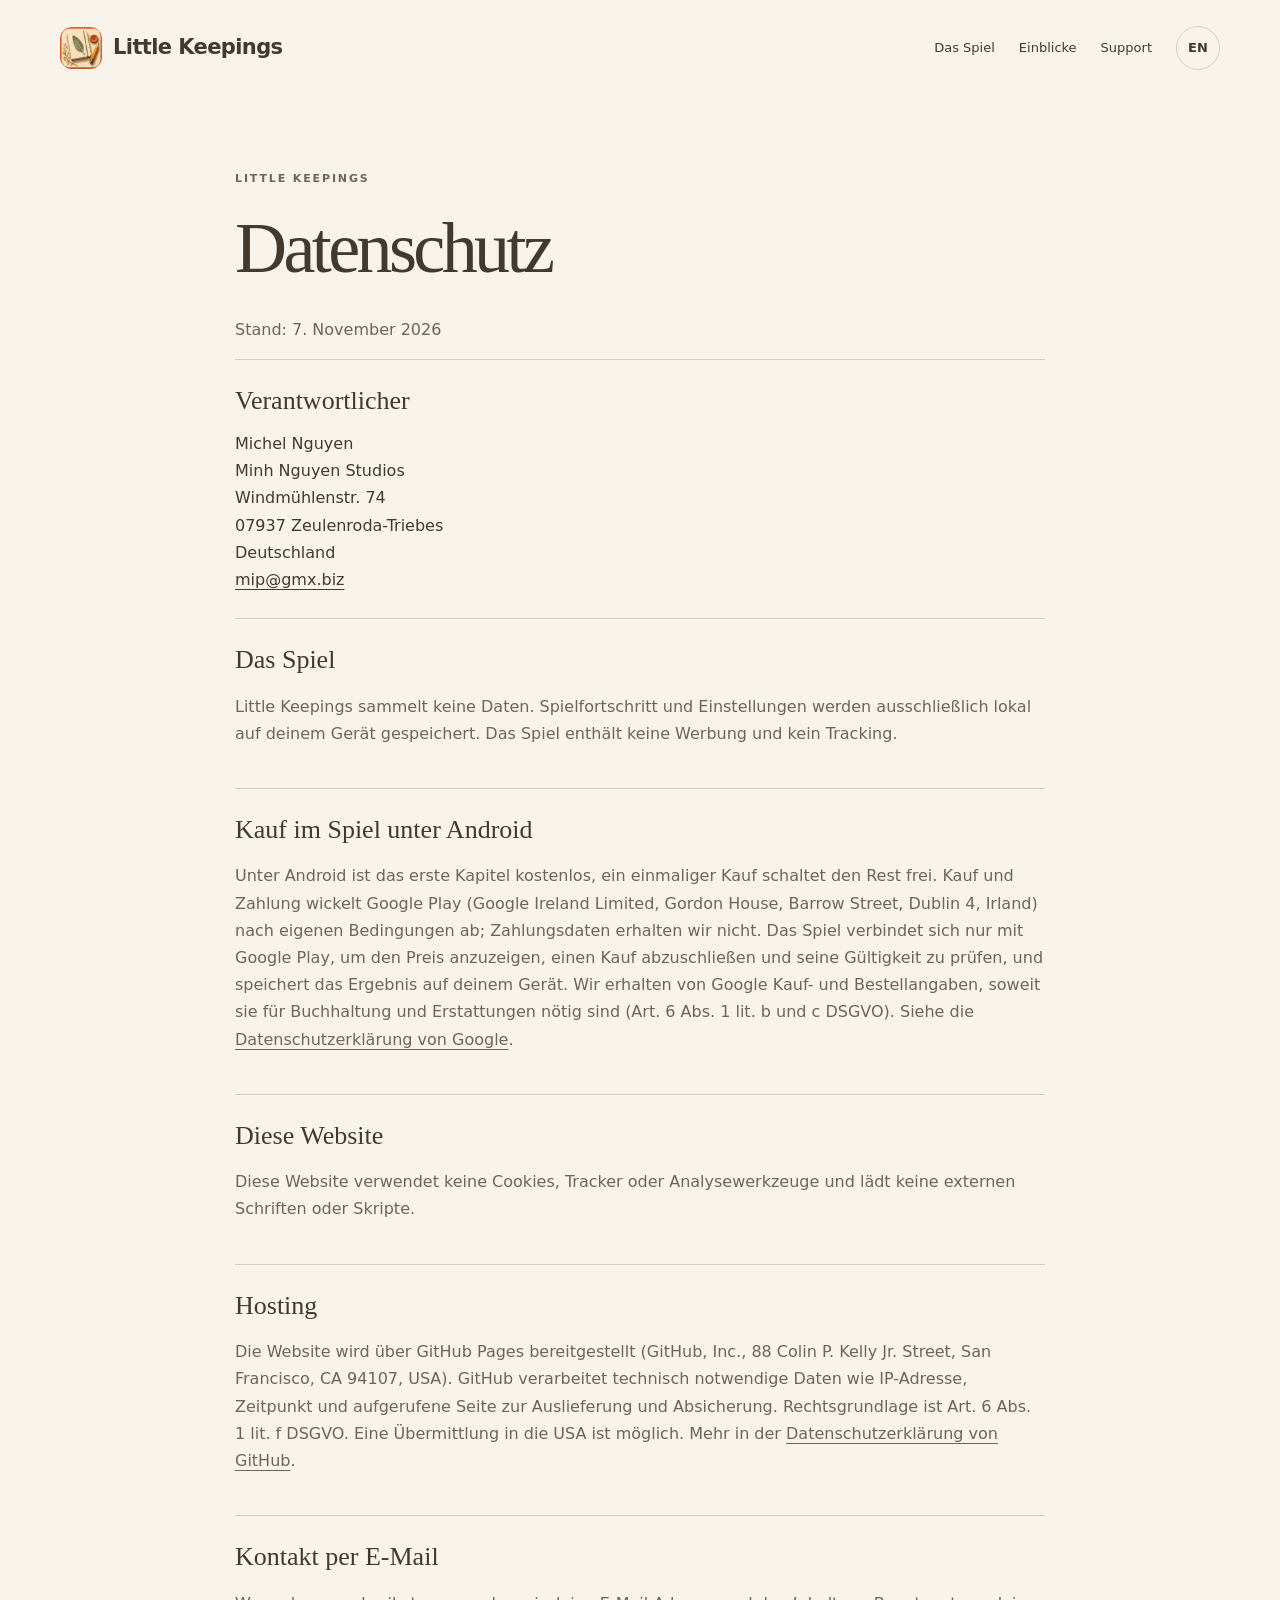
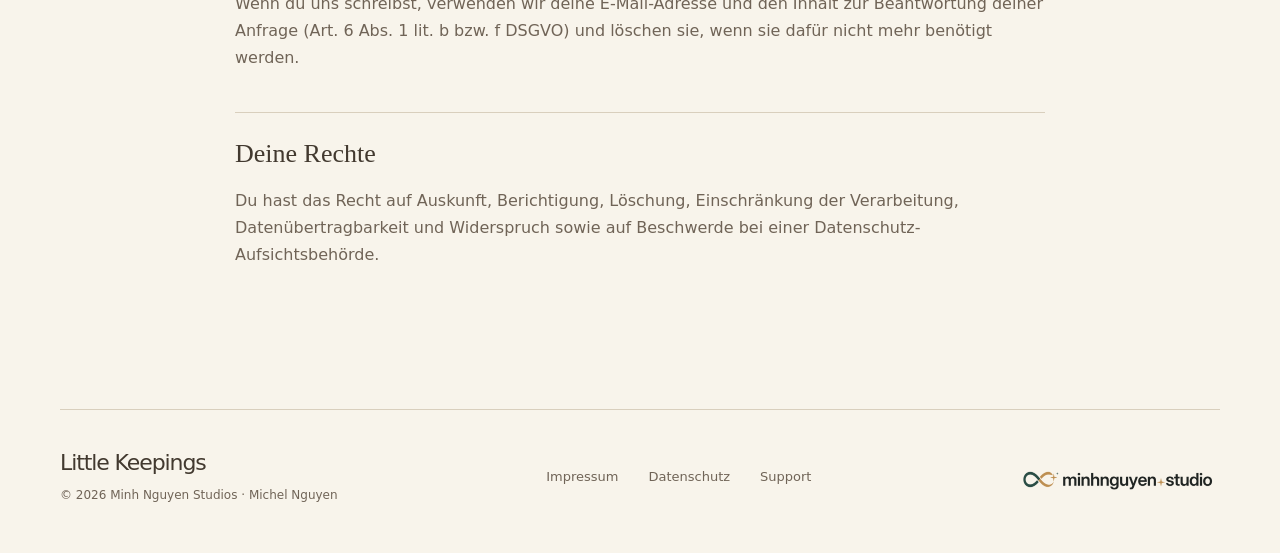
<file: de/privacy.html>
<!doctype html><html lang="de"><head><meta charset="utf-8"><meta name="viewport" content="width=device-width,initial-scale=1"><title>Datenschutz — Little Keepings</title><meta name="description" content="Datenschutzerklärung für Little Keepings und diese Website."><meta name="theme-color" content="#f8f4eb"><link rel="canonical" href="https://minh.systems/LittleKeepings/de/privacy.html"><link rel="alternate" hreflang="en" href="https://minh.systems/LittleKeepings/privacy.html"><link rel="alternate" hreflang="de" href="https://minh.systems/LittleKeepings/de/privacy.html"><link rel="alternate" hreflang="x-default" href="https://minh.systems/LittleKeepings/privacy.html"><meta property="og:url" content="https://minh.systems/LittleKeepings/de/privacy.html"><meta property="og:type" content="website"><meta property="og:site_name" content="Little Keepings"><meta property="og:locale" content="de_DE"><meta property="og:locale:alternate" content="en_US"><meta property="og:title" content="Datenschutz — Little Keepings"><meta property="og:description" content="Datenschutzerklärung für Little Keepings und diese Website."><meta property="og:image" content="https://minh.systems/LittleKeepings/img/capsule.webp"><meta property="og:image:alt" content="Little Keepings"><meta name="twitter:card" content="summary_large_image"><link rel="icon" href="../favicon.png"><link rel="stylesheet" href="../style.css"></head><body><a class="skip" href="#main">Zum Inhalt</a><header class="nav wrap"><a class="brand" href="./"><img src="../img/icon.webp" alt="" width="42" height="42"><span>Little Keepings</span></a><nav aria-label="Navigation"><a href="./#spiel">Das Spiel</a><a href="./#einblicke">Einblicke</a><a href="support.html">Support</a><a class="lang" href="../privacy.html" hreflang="en" lang="en" aria-label="Read in English">EN</a></nav></header><main id="main"><div class="legal wrap"><p class="eyebrow">Little Keepings</p><h1>Datenschutz</h1><p>Stand: 7. November 2026</p><section><h2>Verantwortlicher</h2><address>Michel Nguyen<br>Minh Nguyen Studios<br>Windmühlenstr. 74<br>07937 Zeulenroda-Triebes<br>Deutschland<br><a href="mailto:mip@gmx.biz">mip@gmx.biz</a></address></section><section><h2>Das Spiel</h2><p>Little Keepings sammelt keine Daten. Spielfortschritt und Einstellungen werden ausschließlich lokal auf deinem Gerät gespeichert. Das Spiel enthält keine Werbung und kein Tracking.</p></section><section><h2>Kauf im Spiel unter Android</h2><p>Unter Android ist das erste Kapitel kostenlos, ein einmaliger Kauf schaltet den Rest frei. Kauf und Zahlung wickelt Google Play (Google Ireland Limited, Gordon House, Barrow Street, Dublin 4, Irland) nach eigenen Bedingungen ab; Zahlungsdaten erhalten wir nicht. Das Spiel verbindet sich nur mit Google Play, um den Preis anzuzeigen, einen Kauf abzuschließen und seine Gültigkeit zu prüfen, und speichert das Ergebnis auf deinem Gerät. Wir erhalten von Google Kauf- und Bestellangaben, soweit sie für Buchhaltung und Erstattungen nötig sind (Art. 6 Abs. 1 lit. b und c DSGVO). Siehe die <a href="https://policies.google.com/privacy?hl=de">Datenschutzerklärung von Google</a>.</p></section><section><h2>Diese Website</h2><p>Diese Website verwendet keine Cookies, Tracker oder Analysewerkzeuge und lädt keine externen Schriften oder Skripte.</p></section><section><h2>Hosting</h2><p>Die Website wird über GitHub Pages bereitgestellt (GitHub, Inc., 88 Colin P. Kelly Jr. Street, San Francisco, CA 94107, USA). GitHub verarbeitet technisch notwendige Daten wie IP-Adresse, Zeitpunkt und aufgerufene Seite zur Auslieferung und Absicherung. Rechtsgrundlage ist Art. 6 Abs. 1 lit. f DSGVO. Eine Übermittlung in die USA ist möglich. Mehr in der <a href="https://docs.github.com/de/site-policy/privacy-policies/github-general-privacy-statement">Datenschutzerklärung von GitHub</a>.</p></section><section><h2>Kontakt per E-Mail</h2><p>Wenn du uns schreibst, verwenden wir deine E-Mail-Adresse und den Inhalt zur Beantwortung deiner Anfrage (Art. 6 Abs. 1 lit. b bzw. f DSGVO) und löschen sie, wenn sie dafür nicht mehr benötigt werden.</p></section><section><h2>Deine Rechte</h2><p>Du hast das Recht auf Auskunft, Berichtigung, Löschung, Einschränkung der Verarbeitung, Datenübertragbarkeit und Widerspruch sowie auf Beschwerde bei einer Datenschutz-Aufsichtsbehörde.</p></section></div></main><footer class="wrap footer"><div><strong>Little Keepings</strong><p>© 2026 Minh Nguyen Studios · Michel Nguyen</p></div><nav aria-label="Footer"><a href="impressum.html">Impressum</a><a href="privacy.html">Datenschutz</a><a href="support.html">Support</a></nav><p style="margin:16px 0 4px"><a href="https://minh.systems/MinhNguyenStudios/" aria-label="Minh Nguyen Studios" style="display:inline-block;line-height:0;border-radius:8px;overflow:hidden;opacity:.92"><picture><img src="../img/studio-hell.png" width="200" height="47" alt="Minh Nguyen Studios" loading="lazy" style="width:200px;height:auto"></picture></a></p></footer></body></html>
</file>
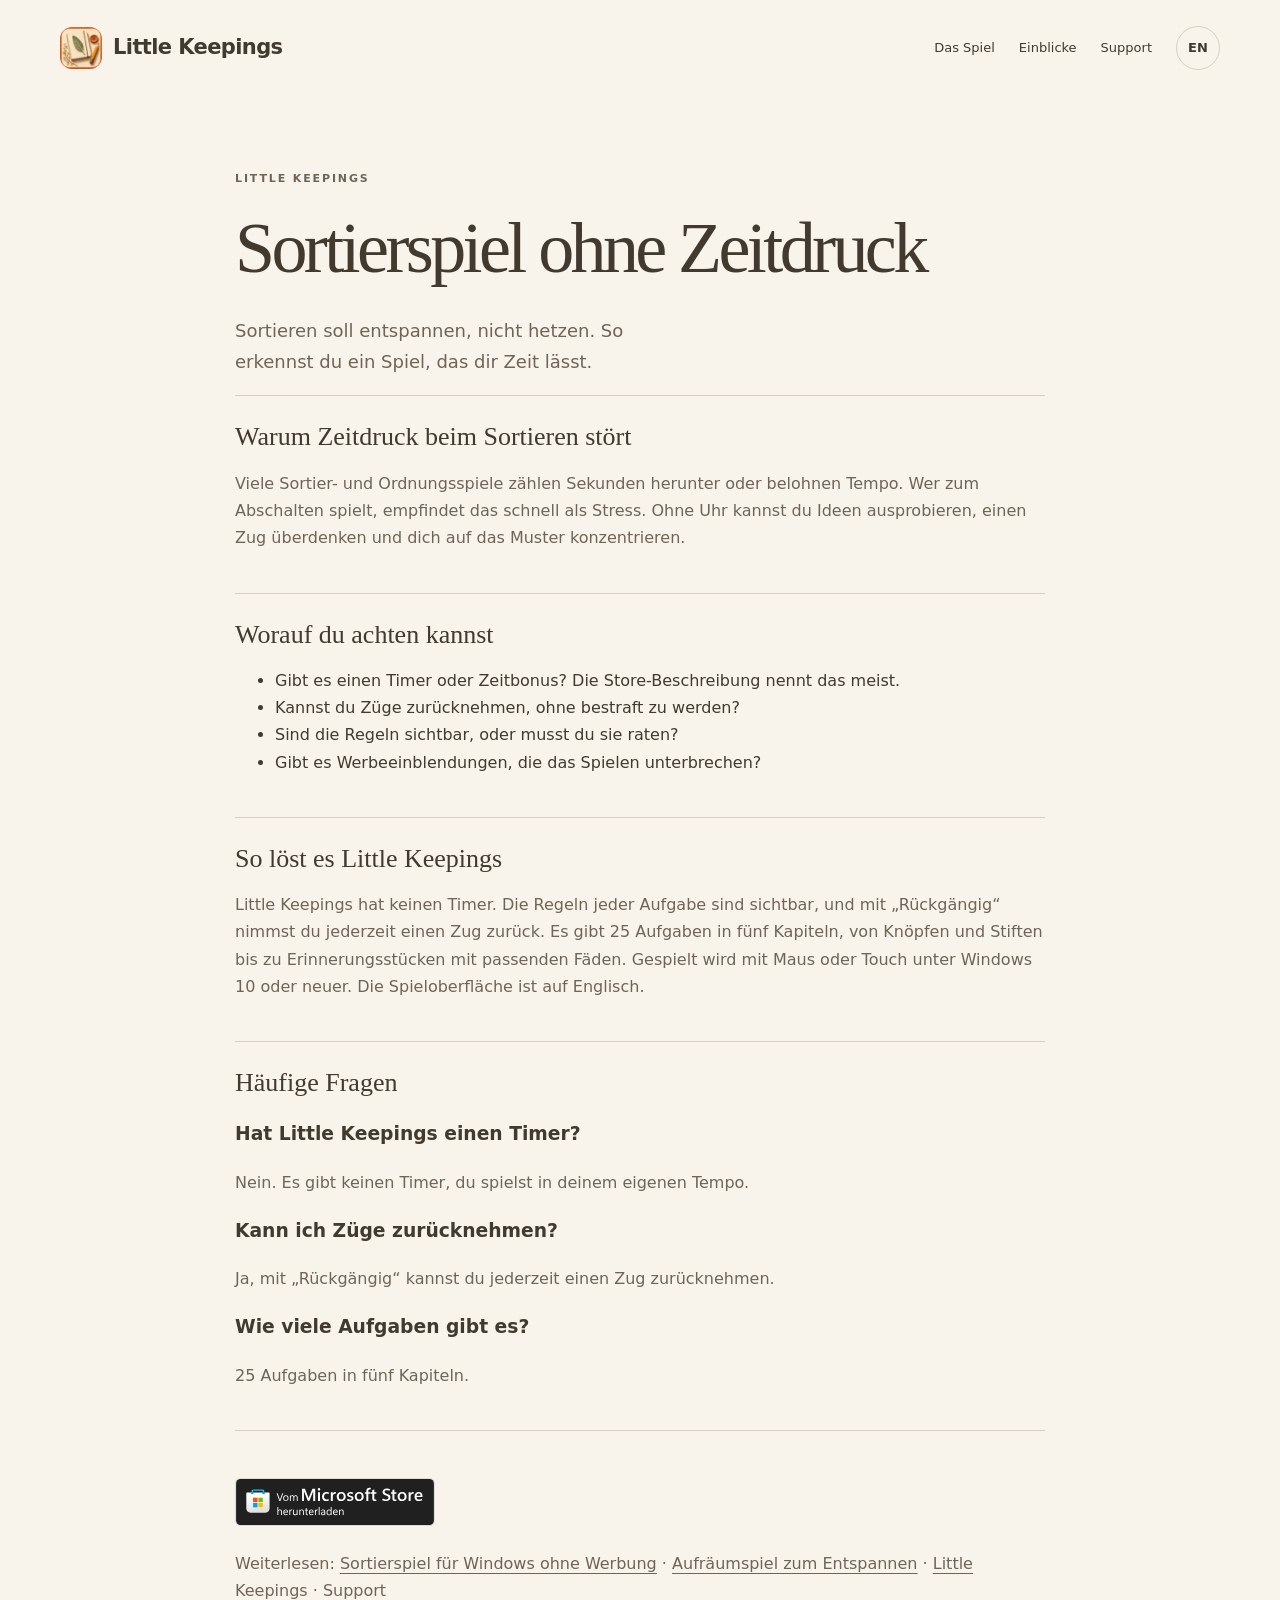
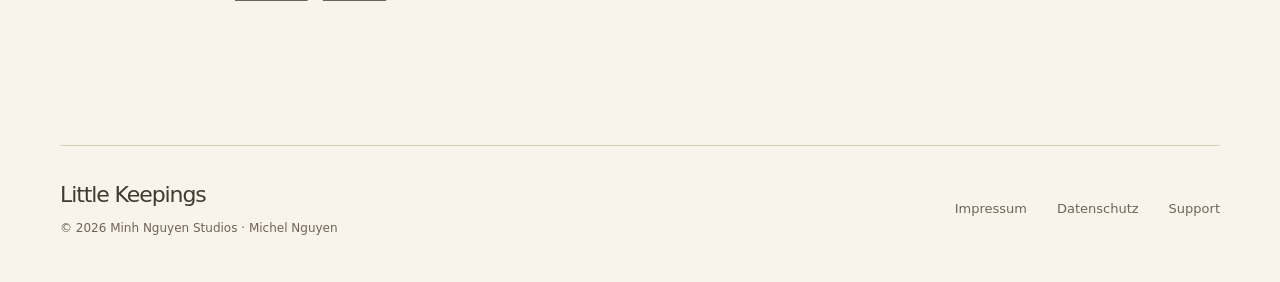
<file: de/sortierspiel-ohne-zeitdruck.html>
<!doctype html><html lang="de"><head><meta charset="utf-8"><meta name="viewport" content="width=device-width,initial-scale=1"><title>Sortierspiel ohne Zeitdruck für Windows · Little Keepings</title><meta name="description" content="Ein Sortierspiel ohne Timer für Windows: Warum Zeitdruck beim Ordnen stört, worauf du achten kannst und wie Little Keepings ohne Uhr funktioniert."><meta name="theme-color" content="#f8f4eb"><link rel="canonical" href="https://minh.systems/LittleKeepings/de/sortierspiel-ohne-zeitdruck.html"><link rel="alternate" hreflang="de" href="https://minh.systems/LittleKeepings/de/sortierspiel-ohne-zeitdruck.html"><link rel="alternate" hreflang="en" href="https://minh.systems/LittleKeepings/sorting-puzzle-no-timer.html"><link rel="alternate" hreflang="x-default" href="https://minh.systems/LittleKeepings/sorting-puzzle-no-timer.html"><meta property="og:url" content="https://minh.systems/LittleKeepings/de/sortierspiel-ohne-zeitdruck.html"><meta property="og:type" content="website"><meta property="og:site_name" content="Little Keepings"><meta property="og:locale" content="de_DE"><meta property="og:locale:alternate" content="en_US"><meta property="og:title" content="Sortierspiel ohne Zeitdruck für Windows · Little Keepings"><meta property="og:description" content="Ein Sortierspiel ohne Timer für Windows: Warum Zeitdruck beim Ordnen stört, worauf du achten kannst und wie Little Keepings ohne Uhr funktioniert."><meta property="og:image" content="https://minh.systems/LittleKeepings/img/capsule.webp"><meta property="og:image:alt" content="Little Keepings"><meta name="twitter:card" content="summary_large_image"><meta name="twitter:title" content="Sortierspiel ohne Zeitdruck für Windows · Little Keepings"><meta name="twitter:description" content="Ein Sortierspiel ohne Timer für Windows: Warum Zeitdruck beim Ordnen stört, worauf du achten kannst und wie Little Keepings ohne Uhr funktioniert."><meta name="twitter:image" content="https://minh.systems/LittleKeepings/img/capsule.webp"><link rel="icon" href="../favicon.png"><link rel="stylesheet" href="../style.css"><script type="application/ld+json">{"@context": "https://schema.org", "@type": "FAQPage", "mainEntity": [{"@type": "Question", "name": "Hat Little Keepings einen Timer?", "acceptedAnswer": {"@type": "Answer", "text": "Nein. Es gibt keinen Timer, du spielst in deinem eigenen Tempo."}}, {"@type": "Question", "name": "Kann ich Züge zurücknehmen?", "acceptedAnswer": {"@type": "Answer", "text": "Ja, mit „Rückgängig“ kannst du jederzeit einen Zug zurücknehmen."}}, {"@type": "Question", "name": "Wie viele Aufgaben gibt es?", "acceptedAnswer": {"@type": "Answer", "text": "25 Aufgaben in fünf Kapiteln."}}]}</script></head><body><a class="skip" href="#main">Zum Inhalt</a><header class="nav wrap"><a class="brand" href="./"><img src="../img/icon-small.webp" alt="" width="42" height="42"><span>Little Keepings</span></a><nav aria-label="Navigation"><a href="./#spiel">Das Spiel</a><a href="./#einblicke">Einblicke</a><a href="support.html">Support</a><a class="lang" href="../sorting-puzzle-no-timer.html" hreflang="en" lang="en" aria-label="Read in English">EN</a></nav></header><main id="main"><div class="legal wrap"><p class="eyebrow">Little Keepings</p><h1>Sortierspiel ohne Zeitdruck</h1><p class="lead">Sortieren soll entspannen, nicht hetzen. So erkennst du ein Spiel, das dir Zeit lässt.</p><section><h2>Warum Zeitdruck beim Sortieren stört</h2><p>Viele Sortier- und Ordnungsspiele zählen Sekunden herunter oder belohnen Tempo. Wer zum Abschalten spielt, empfindet das schnell als Stress. Ohne Uhr kannst du Ideen ausprobieren, einen Zug überdenken und dich auf das Muster konzentrieren.</p></section><section><h2>Worauf du achten kannst</h2><ul><li>Gibt es einen Timer oder Zeitbonus? Die Store-Beschreibung nennt das meist.</li><li>Kannst du Züge zurücknehmen, ohne bestraft zu werden?</li><li>Sind die Regeln sichtbar, oder musst du sie raten?</li><li>Gibt es Werbeeinblendungen, die das Spielen unterbrechen?</li></ul></section><section><h2>So löst es Little Keepings</h2><p>Little Keepings hat keinen Timer. Die Regeln jeder Aufgabe sind sichtbar, und mit „Rückgängig“ nimmst du jederzeit einen Zug zurück. Es gibt 25 Aufgaben in fünf Kapiteln, von Knöpfen und Stiften bis zu Erinnerungsstücken mit passenden Fäden. Gespielt wird mit Maus oder Touch unter Windows 10 oder neuer. Die Spieloberfläche ist auf Englisch.</p></section><section><h2>Häufige Fragen</h2><h3>Hat Little Keepings einen Timer?</h3><p>Nein. Es gibt keinen Timer, du spielst in deinem eigenen Tempo.</p><h3>Kann ich Züge zurücknehmen?</h3><p>Ja, mit „Rückgängig“ kannst du jederzeit einen Zug zurücknehmen.</p><h3>Wie viele Aufgaben gibt es?</h3><p>25 Aufgaben in fünf Kapiteln.</p></section><section><p class="store"><a class="store-badge" href="https://apps.microsoft.com/detail/9N1WQT29BF8W?hl=de-de&amp;gl=DE&amp;cid=website" target="_blank" rel="noopener"><img src="../img/ms-store-de.svg" alt="Im Microsoft Store herunterladen" width="161" height="44"></a></p><p>Weiterlesen: <a href="sortierspiel-windows-ohne-werbung.html">Sortierspiel für Windows ohne Werbung</a> · <a href="aufraeumspiel-zum-entspannen.html">Aufräumspiel zum Entspannen</a> · <a href="./">Little Keepings</a> · <a href="support.html">Support</a></p></section></div></main><footer class="wrap footer"><div><strong>Little Keepings</strong><p>© 2026 Minh Nguyen Studios · Michel Nguyen</p></div><nav aria-label="Footer"><a href="impressum.html">Impressum</a><a href="privacy.html">Datenschutz</a><a href="support.html">Support</a></nav></footer></body></html>
</file>
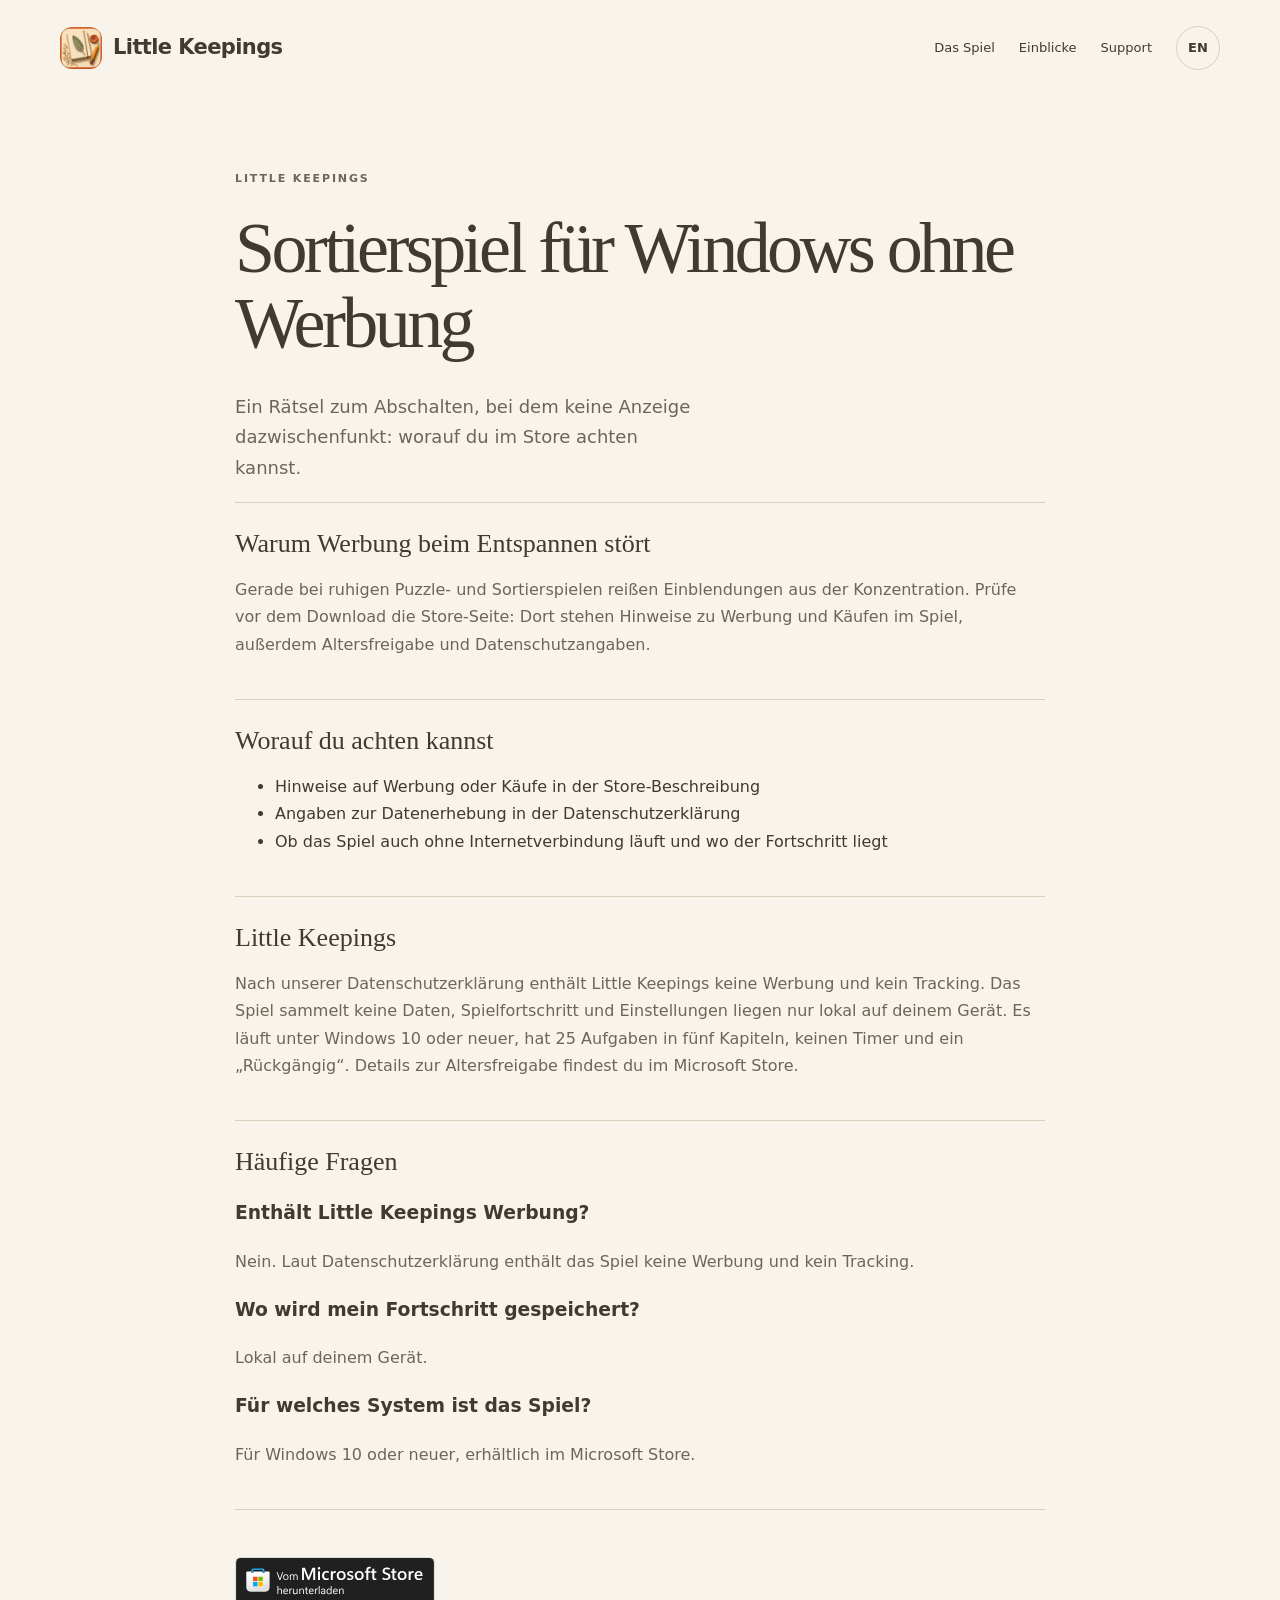
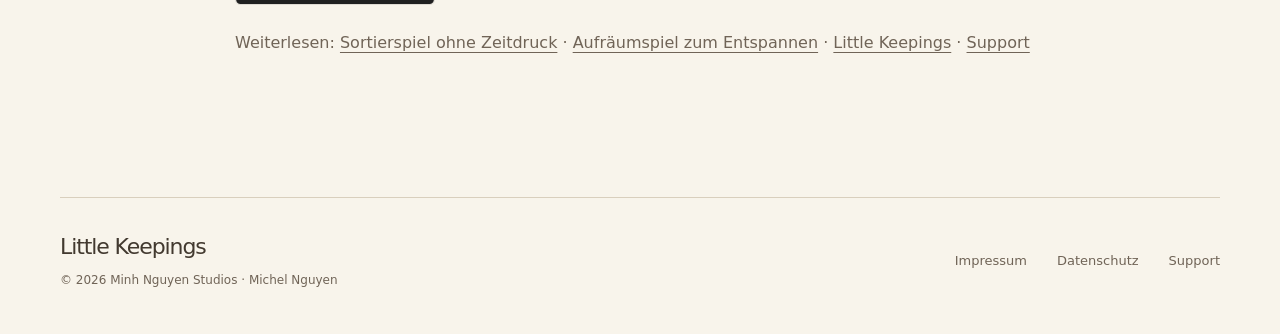
<file: de/sortierspiel-windows-ohne-werbung.html>
<!doctype html><html lang="de"><head><meta charset="utf-8"><meta name="viewport" content="width=device-width,initial-scale=1"><title>Sortierspiel für Windows ohne Werbung · Little Keepings</title><meta name="description" content="Ruhiges Sortierspiel für Windows ohne Werbung und ohne Tracking: Worauf du bei Spielen im Microsoft Store achten kannst und was Little Keepings bietet."><meta name="theme-color" content="#f8f4eb"><link rel="canonical" href="https://minh.systems/LittleKeepings/de/sortierspiel-windows-ohne-werbung.html"><link rel="alternate" hreflang="de" href="https://minh.systems/LittleKeepings/de/sortierspiel-windows-ohne-werbung.html"><link rel="alternate" hreflang="en" href="https://minh.systems/LittleKeepings/sorting-game-windows-no-ads.html"><link rel="alternate" hreflang="x-default" href="https://minh.systems/LittleKeepings/sorting-game-windows-no-ads.html"><meta property="og:url" content="https://minh.systems/LittleKeepings/de/sortierspiel-windows-ohne-werbung.html"><meta property="og:type" content="website"><meta property="og:site_name" content="Little Keepings"><meta property="og:locale" content="de_DE"><meta property="og:locale:alternate" content="en_US"><meta property="og:title" content="Sortierspiel für Windows ohne Werbung · Little Keepings"><meta property="og:description" content="Ruhiges Sortierspiel für Windows ohne Werbung und ohne Tracking: Worauf du bei Spielen im Microsoft Store achten kannst und was Little Keepings bietet."><meta property="og:image" content="https://minh.systems/LittleKeepings/img/capsule.webp"><meta property="og:image:alt" content="Little Keepings"><meta name="twitter:card" content="summary_large_image"><meta name="twitter:title" content="Sortierspiel für Windows ohne Werbung · Little Keepings"><meta name="twitter:description" content="Ruhiges Sortierspiel für Windows ohne Werbung und ohne Tracking: Worauf du bei Spielen im Microsoft Store achten kannst und was Little Keepings bietet."><meta name="twitter:image" content="https://minh.systems/LittleKeepings/img/capsule.webp"><link rel="icon" href="../favicon.png"><link rel="stylesheet" href="../style.css"><script type="application/ld+json">{"@context": "https://schema.org", "@type": "FAQPage", "mainEntity": [{"@type": "Question", "name": "Enthält Little Keepings Werbung?", "acceptedAnswer": {"@type": "Answer", "text": "Nein. Laut Datenschutzerklärung enthält das Spiel keine Werbung und kein Tracking."}}, {"@type": "Question", "name": "Wo wird mein Fortschritt gespeichert?", "acceptedAnswer": {"@type": "Answer", "text": "Lokal auf deinem Gerät."}}, {"@type": "Question", "name": "Für welches System ist das Spiel?", "acceptedAnswer": {"@type": "Answer", "text": "Für Windows 10 oder neuer, erhältlich im Microsoft Store."}}]}</script></head><body><a class="skip" href="#main">Zum Inhalt</a><header class="nav wrap"><a class="brand" href="./"><img src="../img/icon-small.webp" alt="" width="42" height="42"><span>Little Keepings</span></a><nav aria-label="Navigation"><a href="./#spiel">Das Spiel</a><a href="./#einblicke">Einblicke</a><a href="support.html">Support</a><a class="lang" href="../sorting-game-windows-no-ads.html" hreflang="en" lang="en" aria-label="Read in English">EN</a></nav></header><main id="main"><div class="legal wrap"><p class="eyebrow">Little Keepings</p><h1>Sortierspiel für Windows ohne Werbung</h1><p class="lead">Ein Rätsel zum Abschalten, bei dem keine Anzeige dazwischenfunkt: worauf du im Store achten kannst.</p><section><h2>Warum Werbung beim Entspannen stört</h2><p>Gerade bei ruhigen Puzzle- und Sortierspielen reißen Einblendungen aus der Konzentration. Prüfe vor dem Download die Store-Seite: Dort stehen Hinweise zu Werbung und Käufen im Spiel, außerdem Altersfreigabe und Datenschutzangaben.</p></section><section><h2>Worauf du achten kannst</h2><ul><li>Hinweise auf Werbung oder Käufe in der Store-Beschreibung</li><li>Angaben zur Datenerhebung in der Datenschutzerklärung</li><li>Ob das Spiel auch ohne Internetverbindung läuft und wo der Fortschritt liegt</li></ul></section><section><h2>Little Keepings</h2><p>Nach unserer Datenschutzerklärung enthält Little Keepings keine Werbung und kein Tracking. Das Spiel sammelt keine Daten, Spielfortschritt und Einstellungen liegen nur lokal auf deinem Gerät. Es läuft unter Windows 10 oder neuer, hat 25 Aufgaben in fünf Kapiteln, keinen Timer und ein „Rückgängig“. Details zur Altersfreigabe findest du im Microsoft Store.</p></section><section><h2>Häufige Fragen</h2><h3>Enthält Little Keepings Werbung?</h3><p>Nein. Laut Datenschutzerklärung enthält das Spiel keine Werbung und kein Tracking.</p><h3>Wo wird mein Fortschritt gespeichert?</h3><p>Lokal auf deinem Gerät.</p><h3>Für welches System ist das Spiel?</h3><p>Für Windows 10 oder neuer, erhältlich im Microsoft Store.</p></section><section><p class="store"><a class="store-badge" href="https://apps.microsoft.com/detail/9N1WQT29BF8W?hl=de-de&amp;gl=DE&amp;cid=website" target="_blank" rel="noopener"><img src="../img/ms-store-de.svg" alt="Im Microsoft Store herunterladen" width="161" height="44"></a></p><p>Weiterlesen: <a href="sortierspiel-ohne-zeitdruck.html">Sortierspiel ohne Zeitdruck</a> · <a href="aufraeumspiel-zum-entspannen.html">Aufräumspiel zum Entspannen</a> · <a href="./">Little Keepings</a> · <a href="support.html">Support</a></p></section></div></main><footer class="wrap footer"><div><strong>Little Keepings</strong><p>© 2026 Minh Nguyen Studios · Michel Nguyen</p></div><nav aria-label="Footer"><a href="impressum.html">Impressum</a><a href="privacy.html">Datenschutz</a><a href="support.html">Support</a></nav></footer></body></html>
</file>
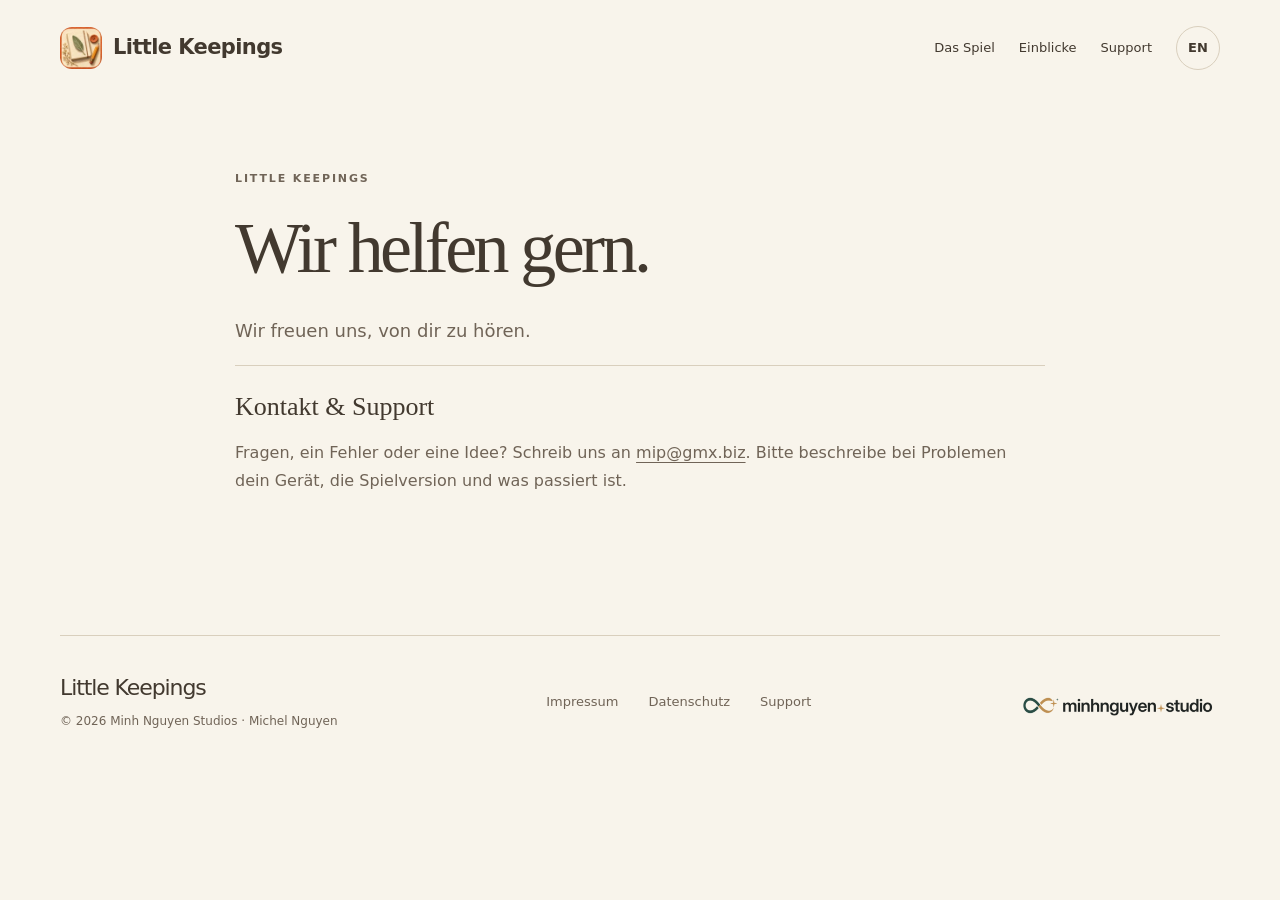
<file: de/support.html>
<!doctype html><html lang="de"><head><meta charset="utf-8"><meta name="viewport" content="width=device-width,initial-scale=1"><title>Support — Little Keepings</title><meta name="description" content="Hilfe und Kontakt für Little Keepings."><meta name="theme-color" content="#f8f4eb"><link rel="canonical" href="https://minh.systems/LittleKeepings/de/support.html"><link rel="alternate" hreflang="en" href="https://minh.systems/LittleKeepings/support.html"><link rel="alternate" hreflang="de" href="https://minh.systems/LittleKeepings/de/support.html"><link rel="alternate" hreflang="x-default" href="https://minh.systems/LittleKeepings/support.html"><meta property="og:url" content="https://minh.systems/LittleKeepings/de/support.html"><meta property="og:type" content="website"><meta property="og:site_name" content="Little Keepings"><meta property="og:locale" content="de_DE"><meta property="og:locale:alternate" content="en_US"><meta property="og:title" content="Support — Little Keepings"><meta property="og:description" content="Hilfe und Kontakt für Little Keepings."><meta property="og:image" content="https://minh.systems/LittleKeepings/img/capsule.webp"><meta property="og:image:alt" content="Little Keepings"><meta name="twitter:card" content="summary_large_image"><link rel="icon" href="../favicon.png"><link rel="stylesheet" href="../style.css"></head><body><a class="skip" href="#main">Zum Inhalt</a><header class="nav wrap"><a class="brand" href="./"><img src="../img/icon-small.webp" alt="" width="42" height="42"><span>Little Keepings</span></a><nav aria-label="Navigation"><a href="./#spiel">Das Spiel</a><a href="./#einblicke">Einblicke</a><a href="support.html">Support</a><a class="lang" href="../support.html" hreflang="en" lang="en" aria-label="Read in English">EN</a></nav></header><main id="main"><div class="legal wrap"><p class="eyebrow">Little Keepings</p><h1>Wir helfen gern.</h1><p class="lead">Wir freuen uns, von dir zu hören.</p><section><h2>Kontakt & Support</h2><p>Fragen, ein Fehler oder eine Idee? Schreib uns an <a href="mailto:mip@gmx.biz?subject=Little%20Keepings%20Support">mip@gmx.biz</a>. Bitte beschreibe bei Problemen dein Gerät, die Spielversion und was passiert ist.</p></section></div></main><footer class="wrap footer"><div><strong>Little Keepings</strong><p>© 2026 Minh Nguyen Studios · Michel Nguyen</p></div><nav aria-label="Footer"><a href="impressum.html">Impressum</a><a href="privacy.html">Datenschutz</a><a href="support.html">Support</a></nav><p style="margin:16px 0 4px"><a href="https://minh.systems/MinhNguyenStudios/" aria-label="Minh Nguyen Studios" style="display:inline-block;line-height:0;border-radius:8px;overflow:hidden;opacity:.92"><picture><img src="../img/studio-hell.png" width="200" height="47" alt="Minh Nguyen Studios" loading="lazy" style="width:200px;height:auto"></picture></a></p></footer></body></html>
</file>
<file: style.css>
:root{--paper:#f8f4eb;--ink:#42392f;--muted:#706457;--terra:#88513c;--sage:#4e634f;--line:#d9cfbd;--serif:Georgia,"Times New Roman",serif}*{box-sizing:border-box}html{scroll-behavior:smooth;scroll-padding-top:24px}body{margin:0;background:var(--paper);color:var(--ink);font:16px/1.7 system-ui,-apple-system,BlinkMacSystemFont,"Segoe UI",sans-serif;overflow-wrap:break-word}a{color:inherit;text-underline-offset:4px}button{font:inherit}.wrap{width:min(1160px,calc(100% - 64px));margin-inline:auto}[data-l="en"]{display:none}html[lang="en"] [data-l="de"]{display:none}html[lang="en"] [data-l="en"]{display:revert}.skip{position:absolute;left:1rem;top:-5rem;padding:12px;background:var(--paper);z-index:10}.skip:focus{top:1rem}:focus-visible{outline:3px solid var(--terra);outline-offset:5px}.nav{height:96px;display:flex;align-items:center;justify-content:space-between;gap:24px}.brand{display:flex;align-items:center;gap:11px;text-decoration:none;font-size:24px;font-weight:650;letter-spacing:-1px}.brand img{border-radius:12px}.nav nav,.footer nav{display:flex;align-items:center;gap:30px}.nav nav a,.footer a{font-size:13px;text-decoration:none}.nav nav a:hover,.footer a:hover{color:var(--terra);text-decoration:underline}.lang{border:1px solid var(--line);border-radius:50%;width:44px;height:44px;background:transparent;color:var(--ink);font-size:12px;font-weight:650;cursor:pointer}.lang:hover{background:#eae1d1}.hero{position:relative;isolation:isolate;width:min(1320px,calc(100% - 48px));min-height:680px;min-height:clamp(620px,51vw,744px);display:flex;align-items:center;border-radius:8px;overflow:hidden}.hero-art{position:absolute;inset:0;z-index:-2}.hero-art img{width:100%;height:100%;object-fit:cover;display:block}.hero:before{content:"";position:absolute;inset:0;z-index:-1;background:linear-gradient(90deg,#f8e4b6d9 0%,#f7e3b7c9 29%,#f8e4b681 44%,transparent 61%)}.hero-copy{width:51%;padding:60px 0 60px 6.2%;animation:arrive .8s ease both}.eyebrow{font-size:11px;font-weight:700;letter-spacing:.17em;text-transform:uppercase;color:var(--sage);margin:0 0 22px}.hero .eyebrow{color:#514b2b}.hero h1{font:500 clamp(76px,7.6vw,110px)/.95 var(--serif);letter-spacing:-.065em;margin:0 0 27px;color:#382c20}.hero h1>span{display:block;font-size:.35em;line-height:1.25;letter-spacing:-.035em;margin-top:22px}.lead{font-size:18px;line-height:1.7;color:var(--muted);max-width:460px}.hero .lead{font-size:17px;color:#4f402e;max-width:350px}.button{display:inline-flex;align-items:center;justify-content:space-between;gap:30px;padding:14px 22px;background:#47573f;color:#fffaf0;border:1px solid #47573f;border-radius:5px;font-size:14px;font-weight:600;text-decoration:none;margin-top:14px;transition:background .2s,transform .2s}.button:hover{background:#34422e;transform:translateY(-2px)}.coming{max-width:315px;font-size:11px;line-height:1.7;color:#55452f;margin:19px 0 0}.about{padding-block:108px 100px}.about h2,.gallery-section h2,.faq h2,.closing h2{font:400 clamp(36px,4.1vw,56px)/1.12 var(--serif);letter-spacing:-.045em;margin:0}.about h2{margin-bottom:48px}.features{display:grid;grid-template-columns:repeat(4,1fr);gap:34px}.features article{border-top:1px solid var(--line);padding-top:18px}.features b{font-size:11px;letter-spacing:.1em;color:var(--terra);font-weight:600}.features h3{font:400 23px/1.25 var(--serif);letter-spacing:-.025em;margin:20px 0 12px}.features p{font-size:14px;color:var(--muted);margin:0}.gallery-section{background:#ece6d8;padding-block:90px}.gallery-section>div>p:not(.eyebrow){color:var(--muted);max-width:580px;margin:22px 0 0}.gallery{display:grid;grid-template-columns:1fr 1fr;gap:36px 28px;margin-top:48px}.gallery figure{margin:0;min-width:0}.screen-link{display:block;border-radius:6px;overflow:hidden;background:#e5dccb;box-shadow:0 6px 20px #473a2110}.gallery img{display:block;width:100%;height:auto;transition:transform .4s ease}.screen-link:hover img{transform:scale(1.018)}.gallery figcaption{padding:16px 2px 0;display:flex;flex-direction:column;gap:5px;font:400 22px/1.3 var(--serif);letter-spacing:-.02em}.shot-number{font:600 10px/1.5 system-ui,sans-serif;letter-spacing:.13em;color:var(--terra)}.faq{display:grid;grid-template-columns:1fr 1.2fr;gap:70px;padding-block:104px}.faq details{border-top:1px solid var(--line);padding:21px 0}.faq details:last-child{border-bottom:1px solid var(--line)}summary{cursor:pointer;font-size:15px;font-weight:600;padding-right:10px}details p{font-size:15px;color:var(--muted);margin-bottom:0}.closing{display:flex;align-items:center;gap:26px;padding:36px 40px;border:1px solid var(--line);border-radius:6px;margin-bottom:90px}.closing img{border-radius:16px;flex-shrink:0}.closing h2{font-size:32px}.closing p{font-size:14px;color:var(--muted);margin:8px 0 0}.footer{border-top:1px solid var(--line);padding-block:30px 40px;display:flex;align-items:center;justify-content:space-between;gap:24px;font-size:12px;color:var(--muted)}.footer strong{font-size:22px;font-weight:500;letter-spacing:-.05em;color:var(--ink)}.footer p{margin:4px 0}.legal{max-width:810px;padding-block:74px 100px}.legal h1{font:400 clamp(45px,6vw,72px)/1.05 var(--serif);letter-spacing:-.05em;margin:0 0 30px}.legal section,.legal article{border-top:1px solid var(--line);padding:25px 0}.legal h2{font:400 26px/1.25 var(--serif);margin:0 0 12px}.legal p{color:var(--muted)}.legal address{font-style:normal}.legal .updated{font-size:13px}.contact{padding:24px;background:#ece6d8}.email{color:var(--terra)}@keyframes arrive{from{transform:translateY(12px)}to{transform:none}}
@media(max-width:1000px){.hero-copy{padding-left:5%;width:55%}.hero{min-height:620px}.hero:before{background:linear-gradient(90deg,#f8e4b6ed,#f7e3b7c9 34%,transparent 72%)}.features{grid-template-columns:1fr 1fr;gap:36px}.hero h1{font-size:84px}.hero .lead{max-width:310px}}
@media(max-width:700px){.wrap{width:calc(100% - 40px)}.nav{height:80px;gap:12px}.brand{font-size:22px;gap:8px}.brand img{width:34px;height:34px;border-radius:10px}.nav nav{gap:14px}.nav nav a{font-size:12px}.nav nav a:nth-child(2){display:none}.lang{height:40px;width:40px}.hero{width:calc(100% - 24px);min-height:0;display:flex;flex-direction:column;background:#eee3ca;border-radius:6px}.hero-art{position:relative;inset:auto;width:100%;height:235px;order:-1;z-index:0}.hero-art img{object-position:75% center}.hero:before{display:none}.hero-copy{width:100%;padding:35px 26px 38px}.hero h1{font-size:76px;margin-bottom:20px}.hero h1>span{font-size:.38em;margin-top:16px}.hero .eyebrow{margin-bottom:20px;font-size:10px}.hero .lead{max-width:100%;font-size:16px}.coming{max-width:290px}.about{padding-block:68px}.about h2{margin-bottom:32px}.features{gap:30px 24px}.features h3{font-size:22px;margin-top:14px}.gallery-section{padding-block:62px}.gallery{grid-template-columns:1fr;gap:30px;margin-top:32px}.gallery figcaption{font-size:23px;padding-top:13px}.faq{grid-template-columns:1fr;gap:30px;padding-block:64px}.closing{padding:26px 22px;gap:18px;margin-bottom:60px;align-items:flex-start}.closing h2{font-size:27px}.closing img{width:48px;height:48px;border-radius:12px}.footer{align-items:flex-start;flex-direction:column;padding-bottom:30px}.footer nav{gap:24px}.legal{padding-block:45px 65px}.legal h1{font-size:48px}}
@media(max-width:380px){.nav nav{gap:10px}.nav nav a{font-size:11px}.brand{font-size:20px}.brand img{width:28px;height:28px}.hero-copy{padding-inline:22px}.hero h1{font-size:68px}.features{grid-template-columns:1fr}}
@media(prefers-reduced-motion:reduce){html{scroll-behavior:auto}*,*:before,*:after{animation:none!important;transition:none!important}}

/* Little Keepings branding and English-first fallback. */
[data-l="de"]{display:none}html[lang="de"] [data-l="en"]{display:none}html[lang="de"] [data-l="de"]{display:revert}
.hero-logo{display:block;width:100%;height:auto;max-width:480px;margin-bottom:12px}.hero h1{font-size:88px}.hero h1>span{font-size:34px}.hero-copy{width:53%}.brand{font-size:21px;letter-spacing:-.6px}.nav nav{gap:24px}
@media(max-width:700px){.hero-copy{width:100%}.hero h1>span{font-size:28px}.nav{height:auto;min-height:100px;flex-wrap:wrap;justify-content:center;padding-block:15px;gap:12px}.nav nav{gap:24px}.nav nav a:nth-child(2){display:inline}.hero-logo{max-width:420px}.hero-art{height:210px}.hero-art img{object-position:right center}}

/* Microsoft Store badge. */
.store{margin:22px 0 0}.store-badge{display:inline-block;line-height:0;border-radius:5px}.store-badge img{display:block;height:48px;width:auto}.store-badge:hover{opacity:.88}.hero .coming{margin-top:12px}.closing .store{margin-top:16px}.lang{display:inline-flex;align-items:center;justify-content:center;text-decoration:none}

/* Microsoft Store badge. */
.store{margin:22px 0 0}.store-badge{display:inline-block;line-height:0;border-radius:5px}.store-badge img{display:block;height:48px;width:auto}.store-badge:hover{opacity:.88}.hero .coming{margin-top:12px}.closing .store{margin-top:16px}.lang{display:inline-flex;align-items:center;justify-content:center;text-decoration:none}
</file>
